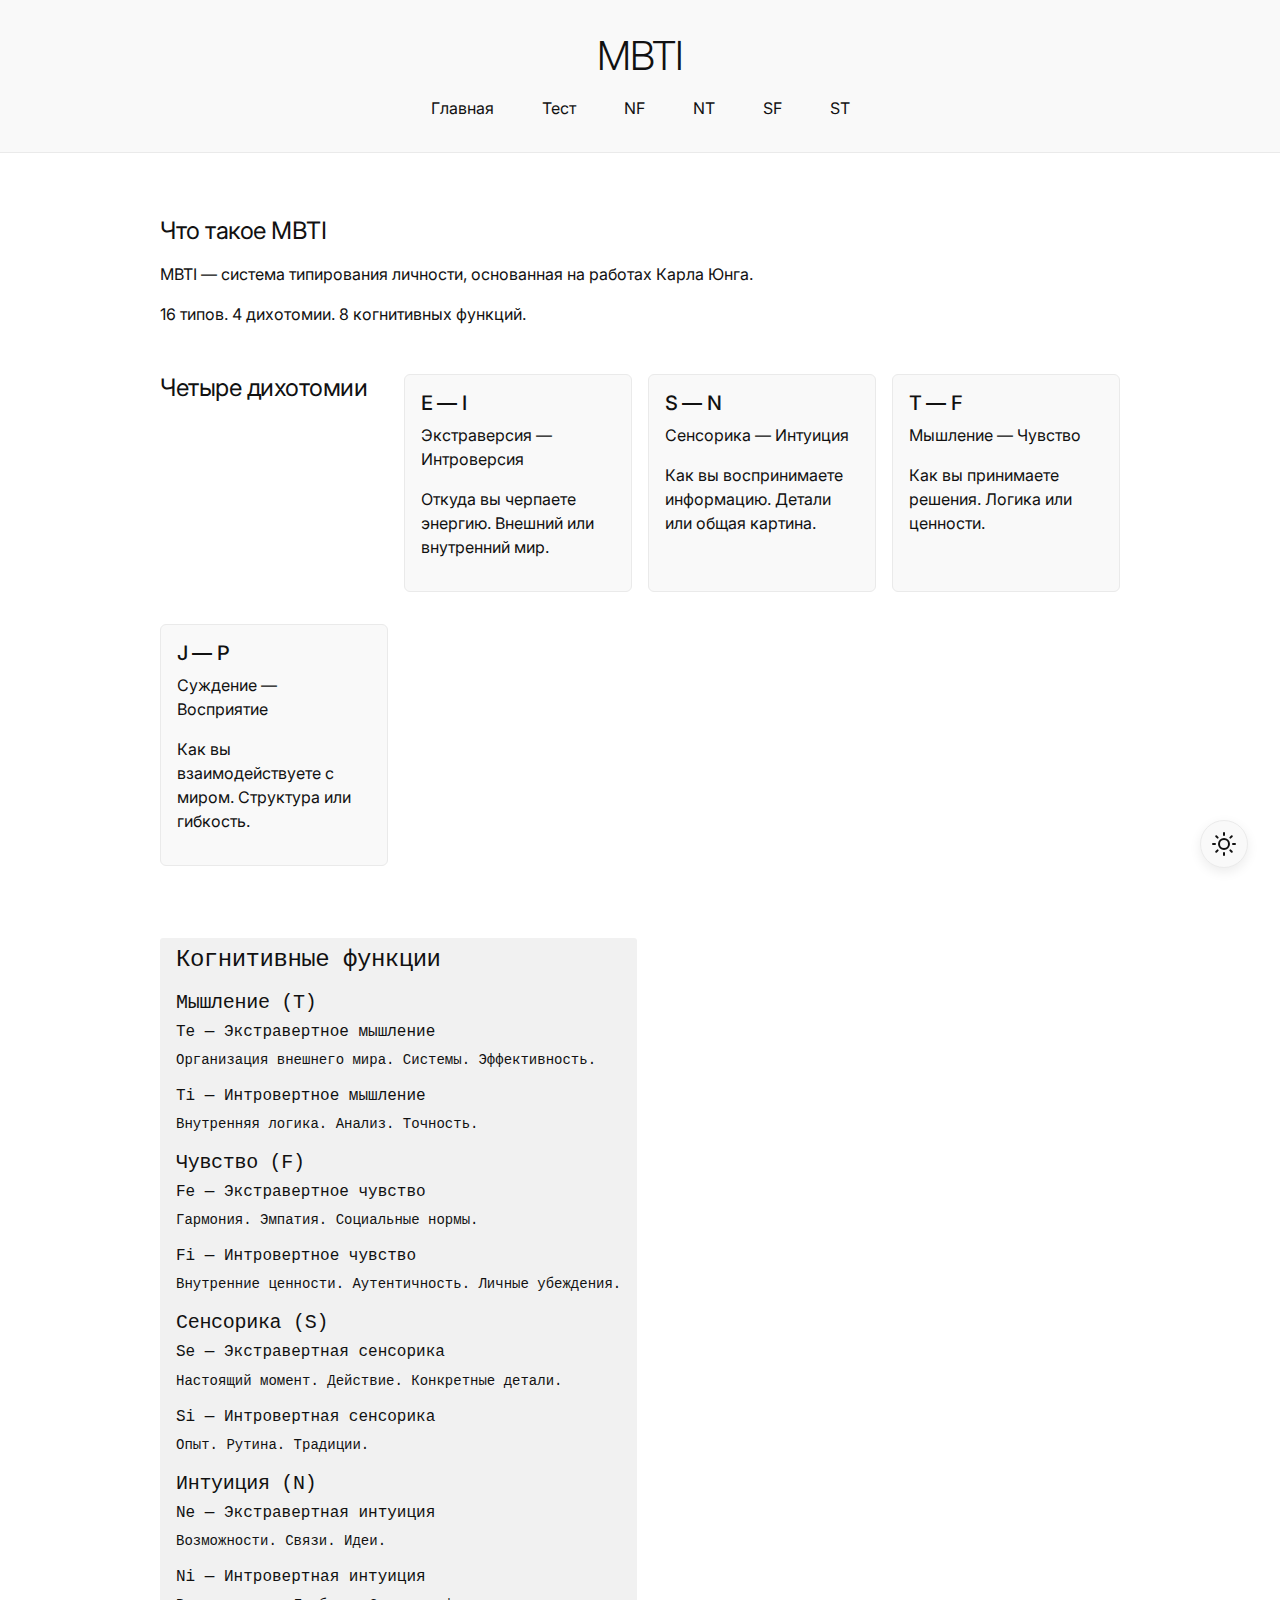
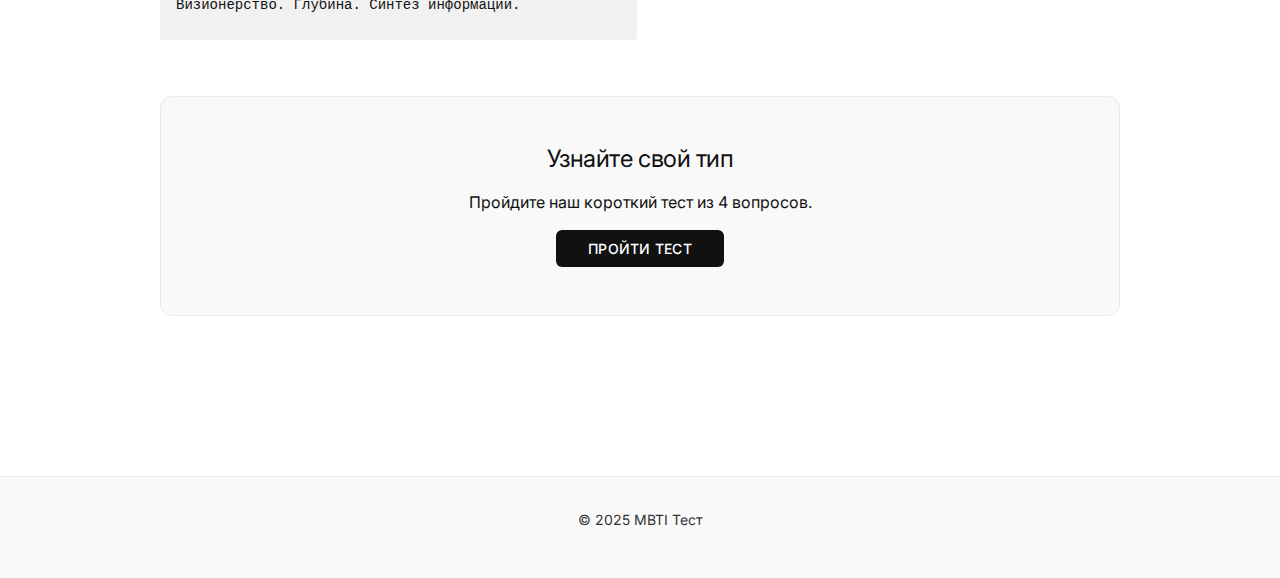
<file: index.html>
<!DOCTYPE html>
<html lang="ru">
<head>
    <meta charset="UTF-8">
    <meta name="viewport" content="width=device-width, initial-scale=1.0">
    <title>MBTI Тест</title>
    <link rel="stylesheet" href="styles.css">
    <script src="theme.js" defer></script>
</head>
<body>
    <header>
        <h1>MBTI</h1>
        <nav>
            <ul>
                <li><a href="index.html">Главная</a></li>
                <li><a href="test.html">Тест</a></li>
                <li><a href="xNFx.html">NF</a></li>
                <li><a href="xNTx.html">NT</a></li>
                <li><a href="xSFx.html">SF</a></li>
                <li><a href="xSTx.html">ST</a></li>
            </ul>
        </nav>
    </header>

    <main>
        <section class="intro">
            <h2>Что такое MBTI</h2>
            <p>MBTI — система типирования личности, основанная на работах Карла Юнга.</p>
            <p>16 типов. 4 дихотомии. 8 когнитивных функций.</p>
        </section>

        <section class="dichotomies">
            <h2>Четыре дихотомии</h2>
            
            <div class="dichotomy">
                <h3>E — I</h3>
                <p>Экстраверсия — Интроверсия</p>
                <p>Откуда вы черпаете энергию. Внешний или внутренний мир.</p>
            </div>

            <div class="dichotomy">
                <h3>S — N</h3>
                <p>Сенсорика — Интуиция</p>
                <p>Как вы воспринимаете информацию. Детали или общая картина.</p>
            </div>

            <div class="dichotomy">
                <h3>T — F</h3>
                <p>Мышление — Чувство</p>
                <p>Как вы принимаете решения. Логика или ценности.</p>
            </div>

            <div class="dichotomy">
                <h3>J — P</h3>
                <p>Суждение — Восприятие</p>
                <p>Как вы взаимодействуете с миром. Структура или гибкость.</p>
            </div>
        </section>

        <section class="functions">
            <h2>Когнитивные функции</h2>
            
            <div class="function-group">
                <h3>Мышление (T)</h3>
                <div class="function">
                    <h4>Te — Экстравертное мышление</h4>
                    <p>Организация внешнего мира. Системы. Эффективность.</p>
                </div>
                <div class="function">
                    <h4>Ti — Интровертное мышление</h4>
                    <p>Внутренняя логика. Анализ. Точность.</p>
                </div>
            </div>

            <div class="function-group">
                <h3>Чувство (F)</h3>
                <div class="function">
                    <h4>Fe — Экстравертное чувство</h4>
                    <p>Гармония. Эмпатия. Социальные нормы.</p>
                </div>
                <div class="function">
                    <h4>Fi — Интровертное чувство</h4>
                    <p>Внутренние ценности. Аутентичность. Личные убеждения.</p>
                </div>
            </div>

            <div class="function-group">
                <h3>Сенсорика (S)</h3>
                <div class="function">
                    <h4>Se — Экстравертная сенсорика</h4>
                    <p>Настоящий момент. Действие. Конкретные детали.</p>
                </div>
                <div class="function">
                    <h4>Si — Интровертная сенсорика</h4>
                    <p>Опыт. Рутина. Традиции.</p>
                </div>
            </div>

            <div class="function-group">
                <h3>Интуиция (N)</h3>
                <div class="function">
                    <h4>Ne — Экстравертная интуиция</h4>
                    <p>Возможности. Связи. Идеи.</p>
                </div>
                <div class="function">
                    <h4>Ni — Интровертная интуиция</h4>
                    <p>Визионерство. Глубина. Синтез информации.</p>
                </div>
            </div>
        </section>

        <section class="cta">
            <h2>Узнайте свой тип</h2>
            <p>Пройдите наш короткий тест из 4 вопросов.</p>
            <a href="test.html" class="btn">Пройти тест</a>
        </section>
    </main>

    <footer>
        <p>© 2025 MBTI Тест</p>
    </footer>
</body>
</html>
</file>
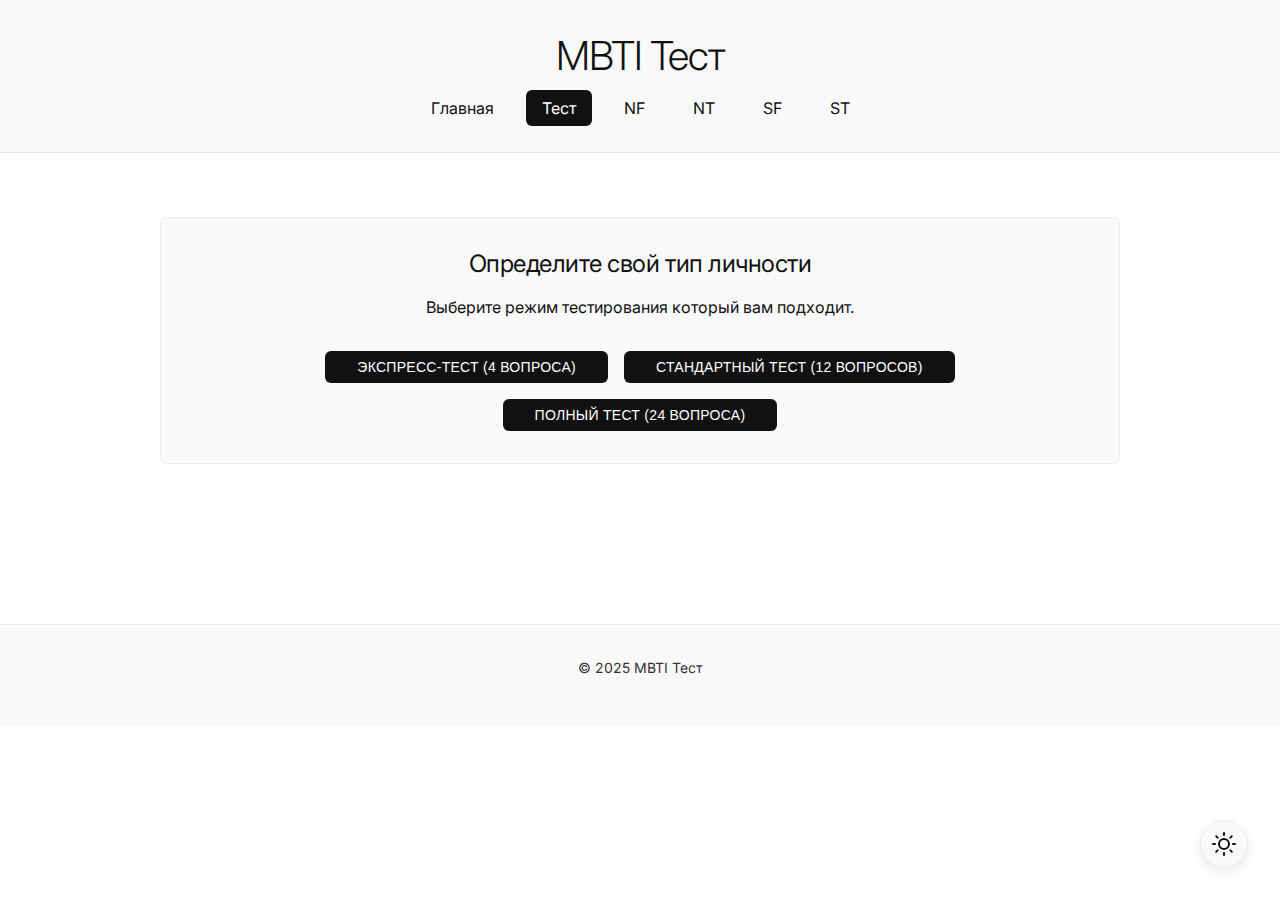
<file: test.html>
<!DOCTYPE html>
<html lang="ru">
<head>
    <meta charset="UTF-8">
    <meta name="viewport" content="width=device-width, initial-scale=1.0">
    <title>Тест | MBTI Тест</title>
    <link rel="stylesheet" href="styles.css">
    <script src="theme.js" defer></script>
</head>
<body>
    <header>
        <h1>MBTI Тест</h1>
        <nav>
            <ul>
                <li><a href="index.html">Главная</a></li>
                <li><a href="test.html" class="active">Тест</a></li>
                <li><a href="xNFx.html">NF</a></li>
                <li><a href="xNTx.html">NT</a></li>
                <li><a href="xSFx.html">SF</a></li>
                <li><a href="xSTx.html">ST</a></li>
            </ul>
        </nav>
    </header>

    <main>
        <section class="test-intro block">
            <h2>Определите свой тип личности</h2>
            <p>Выберите режим тестирования который вам подходит.</p>
            
            <div class="test-modes mt-md">
                <button class="btn" id="express-test">Экспресс-тест (4 вопроса)</button>
                <button class="btn" id="standard-test">Стандартный тест (12 вопросов)</button>
                <button class="btn" id="detailed-test">Полный тест (24 вопроса)</button>
            </div>
        </section>

        <section id="test-description" class="block hidden">
            <div id="express-description" class="test-description hidden">
                <h3>Экспресс-тест</h3>
                <p>Четыре вопроса. Два варианта для каждого.</p>
                <p>Этот тест дает общее представление о вашем типе. Его точность ограничена.</p>
            </div>
            <div id="standard-description" class="test-description hidden">
                <h3>Стандартный тест</h3>
                <p>Двенадцать вопросов. По три на каждую дихотомию.</p>
                <p>Этот тест сбалансирован по времени и точности.</p>
            </div>
            <div id="detailed-description" class="test-description hidden">
                <h3>Полный тест</h3>
                <p>Двадцать четыре вопроса. По шесть на каждую дихотомию.</p>
                <p>Этот тест дает наиболее точные результаты.</p>
            </div>
            <button id="start-test" class="btn mt-sm">Начать тестирование</button>
        </section>

        <section class="test-container block hidden" id="test-container">
            <div class="test-progress">
                <div class="progress-bar">
                    <div class="progress-fill" id="progress-fill"></div>
                </div>
                <div class="progress-text">
                    Вопрос <span id="current-question">1</span> из <span id="total-questions">4</span>
                </div>
            </div>

            <form id="mbti-test">
                <!-- Экстраверсия — Интроверсия (E/I) -->
                <div class="question hidden" data-dimension="ei" id="q-ei-1">
                    <h3>1. Ваша энергия</h3>
                    <div class="options">
                        <label>
                            <input type="radio" name="q-ei-1" value="E">
                            <span class="option-text">Я восстанавливаюсь в компании других людей. Предпочитаю действовать, а не размышлять.</span>
                        </label>
                        <label>
                            <input type="radio" name="q-ei-1" value="I">
                            <span class="option-text">Я восстанавливаюсь наедине с собой. Предпочитаю размышлять, прежде чем действовать.</span>
                        </label>
                    </div>
                </div>

                <div class="question hidden" data-dimension="ei" id="q-ei-2">
                    <h3>Социальное взаимодействие</h3>
                    <div class="options">
                        <label>
                            <input type="radio" name="q-ei-2" value="E">
                            <span class="option-text">Широкий круг знакомств. Легко завожу разговор с незнакомцами.</span>
                        </label>
                        <label>
                            <input type="radio" name="q-ei-2" value="I">
                            <span class="option-text">Узкий круг близких друзей. Предпочитаю глубокие беседы с теми, кого хорошо знаю.</span>
                        </label>
                    </div>
                </div>

                <div class="question hidden" data-dimension="ei" id="q-ei-3">
                    <h3>На мероприятиях</h3>
                    <div class="options">
                        <label>
                            <input type="radio" name="q-ei-3" value="E">
                            <span class="option-text">Взаимодействую с многими людьми. Легко переключаюсь между группами. Иду домой с новыми контактами.</span>
                        </label>
                        <label>
                            <input type="radio" name="q-ei-3" value="I">
                            <span class="option-text">Провожу время с несколькими людьми. Предпочитаю глубокие разговоры. После мероприятий нужно время на восстановление.</span>
                        </label>
                    </div>
                </div>

                <div class="question hidden" data-dimension="ei" id="q-ei-4">
                    <h3>Когда вы думаете</h3>
                    <div class="options">
                        <label>
                            <input type="radio" name="q-ei-4" value="E">
                            <span class="option-text">Предпочитаю обсуждать идеи вслух. Мысли формируются в процессе разговора.</span>
                        </label>
                        <label>
                            <input type="radio" name="q-ei-4" value="I">
                            <span class="option-text">Обдумываю идеи прежде чем поделиться. Нужно время и тишина для размышлений.</span>
                        </label>
                    </div>
                </div>

                <div class="question hidden" data-dimension="ei" id="q-ei-5">
                    <h3>В командных проектах</h3>
                    <div class="options">
                        <label>
                            <input type="radio" name="q-ei-5" value="E">
                            <span class="option-text">Предпочитаю командные обсуждения. Часто высказываю идеи при всех.</span>
                        </label>
                        <label>
                            <input type="radio" name="q-ei-5" value="I">
                            <span class="option-text">Предпочитаю обдумать вопрос самостоятельно. Делюсь выводами после внутренней проработки.</span>
                        </label>
                    </div>
                </div>

                <div class="question hidden" data-dimension="ei" id="q-ei-6">
                    <h3>Время отдыха</h3>
                    <div class="options">
                        <label>
                            <input type="radio" name="q-ei-6" value="E">
                            <span class="option-text">Встречи с друзьями, активный отдых, групповые мероприятия.</span>
                        </label>
                        <label>
                            <input type="radio" name="q-ei-6" value="I">
                            <span class="option-text">Спокойное времяпрепровождение дома, чтение, хобби в одиночестве.</span>
                        </label>
                    </div>
                </div>

                <!-- Сенсорика — Интуиция (S/N) -->
                <div class="question hidden" data-dimension="sn" id="q-sn-1">
                    <h3>Ваше восприятие</h3>
                    <div class="options">
                        <label>
                            <input type="radio" name="q-sn-1" value="S">
                            <span class="option-text">Я фокусируюсь на реальности и фактах. Доверяю конкретному опыту.</span>
                        </label>
                        <label>
                            <input type="radio" name="q-sn-1" value="N">
                            <span class="option-text">Я фокусируюсь на возможностях и шаблонах. Часто думаю о будущем.</span>
                        </label>
                    </div>
                </div>

                <div class="question hidden" data-dimension="sn" id="q-sn-2">
                    <h3>В обучении</h3>
                    <div class="options">
                        <label>
                            <input type="radio" name="q-sn-2" value="S">
                            <span class="option-text">Осваиваю материал шаг за шагом. Ценю практические примеры. Предпочитаю конкретную информацию.</span>
                        </label>
                        <label>
                            <input type="radio" name="q-sn-2" value="N">
                            <span class="option-text">Стремлюсь увидеть общую концепцию. Ищу связи между темами. Легко обобщаю информацию.</span>
                        </label>
                    </div>
                </div>

                <div class="question hidden" data-dimension="sn" id="q-sn-3">
                    <h3>Описывая событие</h3>
                    <div class="options">
                        <label>
                            <input type="radio" name="q-sn-3" value="S">
                            <span class="option-text">Сосредоточен на деталях и последовательности происходящего. Использую конкретные факты.</span>
                        </label>
                        <label>
                            <input type="radio" name="q-sn-3" value="N">
                            <span class="option-text">Фокусируюсь на впечатлениях и общей идее. Связываю происходящее с другими концепциями.</span>
                        </label>
                    </div>
                </div>

                <div class="question hidden" data-dimension="sn" id="q-sn-4">
                    <h3>Что вас интересует</h3>
                    <div class="options">
                        <label>
                            <input type="radio" name="q-sn-4" value="S">
                            <span class="option-text">Практическое применение знаний. Реальные результаты.</span>
                        </label>
                        <label>
                            <input type="radio" name="q-sn-4" value="N">
                            <span class="option-text">Теории и концепции. Поиск новых возможностей.</span>
                        </label>
                    </div>
                </div>

                <div class="question hidden" data-dimension="sn" id="q-sn-5">
                    <h3>На новом месте</h3>
                    <div class="options">
                        <label>
                            <input type="radio" name="q-sn-5" value="S">
                            <span class="option-text">Замечаю конкретные детали — цвета, запахи, местоположение предметов.</span>
                        </label>
                        <label>
                            <input type="radio" name="q-sn-5" value="N">
                            <span class="option-text">Улавливаю общую атмосферу и представляю, как место может измениться в будущем.</span>
                        </label>
                    </div>
                </div>

                <div class="question hidden" data-dimension="sn" id="q-sn-6">
                    <h3>Ваш подход к инструкциям</h3>
                    <div class="options">
                        <label>
                            <input type="radio" name="q-sn-6" value="S">
                            <span class="option-text">Следую инструкциям шаг за шагом. Ценю проверенные методы.</span>
                        </label>
                        <label>
                            <input type="radio" name="q-sn-6" value="N">
                            <span class="option-text">Ищу принцип работы. Иногда пропускаю шаги, если понял общую идею.</span>
                        </label>
                    </div>
                </div>

                <!-- Мышление — Чувство (T/F) -->
                <div class="question hidden" data-dimension="tf" id="q-tf-1">
                    <h3>Ваши решения</h3>
                    <div class="options">
                        <label>
                            <input type="radio" name="q-tf-1" value="T">
                            <span class="option-text">Я принимаю решения на основе логики. Анализирую ситуацию объективно.</span>
                        </label>
                        <label>
                            <input type="radio" name="q-tf-1" value="F">
                            <span class="option-text">Я принимаю решения, учитывая ценности и влияние на людей. Важна гармония.</span>
                        </label>
                    </div>
                </div>

                <div class="question hidden" data-dimension="tf" id="q-tf-2">
                    <h3>В конфликтной ситуации</h3>
                    <div class="options">
                        <label>
                            <input type="radio" name="q-tf-2" value="T">
                            <span class="option-text">Фокусируюсь на справедливости. Ищу объективное решение проблемы.</span>
                        </label>
                        <label>
                            <input type="radio" name="q-tf-2" value="F">
                            <span class="option-text">Стремлюсь сохранить гармонию. Учитываю чувства всех сторон.</span>
                        </label>
                    </div>
                </div>

                <div class="question hidden" data-dimension="tf" id="q-tf-3">
                    <h3>Критика</h3>
                    <div class="options">
                        <label>
                            <input type="radio" name="q-tf-3" value="T">
                            <span class="option-text">Ценю прямую и честную обратную связь. Стремлюсь к объективности.</span>
                        </label>
                        <label>
                            <input type="radio" name="q-tf-3" value="F">
                            <span class="option-text">Предпочитаю деликатную критику. Важно как сказано, а не только что сказано.</span>
                        </label>
                    </div>
                </div>

                <div class="question hidden" data-dimension="tf" id="q-tf-4">
                    <h3>Помогая другим решить проблему</h3>
                    <div class="options">
                        <label>
                            <input type="radio" name="q-tf-4" value="T">
                            <span class="option-text">Анализирую ситуацию и предлагаю логические решения. Фокусируюсь на эффективности.</span>
                        </label>
                        <label>
                            <input type="radio" name="q-tf-4" value="F">
                            <span class="option-text">Сопереживаю и предлагаю поддержку. Учитываю эмоциональные аспекты ситуации.</span>
                        </label>
                    </div>
                </div>

                <div class="question hidden" data-dimension="tf" id="q-tf-5">
                    <h3>При принятии важных решений</h3>
                    <div class="options">
                        <label>
                            <input type="radio" name="q-tf-5" value="T">
                            <span class="option-text">Взвешиваю все за и против. Анализирую последствия логически.</span>
                        </label>
                        <label>
                            <input type="radio" name="q-tf-5" value="F">
                            <span class="option-text">Учитываю влияние решения на людей. Прислушиваюсь к своим ценностям.</span>
                        </label>
                    </div>
                </div>

                <div class="question hidden" data-dimension="tf" id="q-tf-6">
                    <h3>Что для вас важнее</h3>
                    <div class="options">
                        <label>
                            <input type="radio" name="q-tf-6" value="T">
                            <span class="option-text">Честность и объективность даже если это вызывает дискомфорт.</span>
                        </label>
                        <label>
                            <input type="radio" name="q-tf-6" value="F">
                            <span class="option-text">Сохранение гармоничных отношений и учет индивидуальных обстоятельств.</span>
                        </label>
                    </div>
                </div>

                <!-- Суждение — Восприятие (J/P) -->
                <div class="question hidden" data-dimension="jp" id="q-jp-1">
                    <h3>Ваш подход к жизни</h3>
                    <div class="options">
                        <label>
                            <input type="radio" name="q-jp-1" value="J">
                            <span class="option-text">Я планирую заранее. Предпочитаю структуру, порядок и завершенность.</span>
                        </label>
                        <label>
                            <input type="radio" name="q-jp-1" value="P">
                            <span class="option-text">Я адаптируюсь к ситуации. Предпочитаю гибкость, спонтанность и открытые варианты.</span>
                        </label>
                    </div>
                </div>

                <div class="question hidden" data-dimension="jp" id="q-jp-2">
                    <h3>Ваше рабочее пространство</h3>
                    <div class="options">
                        <label>
                            <input type="radio" name="q-jp-2" value="J">
                            <span class="option-text">Организованное и упорядоченное. Все имеет своё место.</span>
                        </label>
                        <label>
                            <input type="radio" name="q-jp-2" value="P">
                            <span class="option-text">Творческий беспорядок. Могу быстро найти нужные вещи в своей системе.</span>
                        </label>
                    </div>
                </div>

                <div class="question hidden" data-dimension="jp" id="q-jp-3">
                    <h3>В планировании</h3>
                    <div class="options">
                        <label>
                            <input type="radio" name="q-jp-3" value="J">
                            <span class="option-text">Создаю подробные планы и следую им. Заранее решаю, что и когда делать.</span>
                        </label>
                        <label>
                            <input type="radio" name="q-jp-3" value="P">
                            <span class="option-text">Предпочитаю гибкий подход. Адаптируюсь к обстоятельствам.</span>
                        </label>
                    </div>
                </div>

                <div class="question hidden" data-dimension="jp" id="q-jp-4">
                    <h3>К дедлайнам</h3>
                    <div class="options">
                        <label>
                            <input type="radio" name="q-jp-4" value="J">
                            <span class="option-text">Завершаю задачи заранее. Дискомфорт от работы в последний момент.</span>
                        </label>
                        <label>
                            <input type="radio" name="q-jp-4" value="P">
                            <span class="option-text">Часто работаю в последний момент. Давление дедлайна стимулирует творчество.</span>
                        </label>
                    </div>
                </div>

                <div class="question hidden" data-dimension="jp" id="q-jp-5">
                    <h3>Путешествия</h3>
                    <div class="options">
                        <label>
                            <input type="radio" name="q-jp-5" value="J">
                            <span class="option-text">Планирую маршрут и резервирую места заранее. Следую расписанию.</span>
                        </label>
                        <label>
                            <input type="radio" name="q-jp-5" value="P">
                            <span class="option-text">Предпочитаю спонтанные открытия. Меняю планы в зависимости от настроения.</span>
                        </label>
                    </div>
                </div>

                <div class="question hidden" data-dimension="jp" id="q-jp-6">
                    <h3>Принятие решений</h3>
                    <div class="options">
                        <label>
                            <input type="radio" name="q-jp-6" value="J">
                            <span class="option-text">Стремлюсь принять окончательное решение как можно скорее. Закрытые вопросы приносят удовлетворение.</span>
                        </label>
                        <label>
                            <input type="radio" name="q-jp-6" value="P">
                            <span class="option-text">Пересматриваю решения по мере поступления новой информации. Держу варианты открытыми.</span>
                        </label>
                    </div>
                </div>

                <div class="test-navigation">
                    <button type="button" id="prev-question" class="btn-secondary">Назад</button>
                    <button type="button" id="next-question" class="btn">Далее</button>
                </div>
            </form>
        </section>

        <section id="result" class="block hidden">
            <h2>Ваш тип: <span id="mbti-result"></span></h2>
            <div id="result-description"></div>
            
            <div class="result-functions">
                <h3>Когнитивные функции</h3>
                <div id="cognitive-stack"></div>
            </div>
            
            <div class="result-traits">
                <div class="strengths">
                    <h3>Сильные стороны</h3>
                    <ul id="strengths-list"></ul>
                </div>
                
                <div class="weaknesses">
                    <h3>Области для развития</h3>
                    <ul id="weaknesses-list"></ul>
                </div>
            </div>

            <div class="result-scores mt-md">
                <h3>Ваши показатели</h3>
                <div class="dimension-scores">
                    <div class="dimension-score">
                        <div class="dimension-label">Экстраверсия (E) — Интроверсия (I)</div>
                        <div class="score-bar">
                            <div class="score-fill" id="ei-score-fill"></div>
                        </div>
                        <div class="score-labels">
                            <span>E</span>
                            <span>I</span>
                        </div>
                    </div>
                    <div class="dimension-score">
                        <div class="dimension-label">Сенсорика (S) — Интуиция (N)</div>
                        <div class="score-bar">
                            <div class="score-fill" id="sn-score-fill"></div>
                        </div>
                        <div class="score-labels">
                            <span>S</span>
                            <span>N</span>
                        </div>
                    </div>
                    <div class="dimension-score">
                        <div class="dimension-label">Мышление (T) — Чувство (F)</div>
                        <div class="score-bar">
                            <div class="score-fill" id="tf-score-fill"></div>
                        </div>
                        <div class="score-labels">
                            <span>T</span>
                            <span>F</span>
                        </div>
                    </div>
                    <div class="dimension-score">
                        <div class="dimension-label">Суждение (J) — Восприятие (P)</div>
                        <div class="score-bar">
                            <div class="score-fill" id="jp-score-fill"></div>
                        </div>
                        <div class="score-labels">
                            <span>J</span>
                            <span>P</span>
                        </div>
                    </div>
                </div>
            </div>
            
            <div class="result-actions mt-md">
                <a id="type-link" href="#" class="btn">Узнать больше о типе</a>
                <button id="reset-test" class="btn-secondary">Пройти тест заново</button>
            </div>
        </section>
    </main>

    <footer>
        <p>© 2025 MBTI Тест</p>
    </footer>

    <script src="test.js"></script>
</body>
</html>
</file>
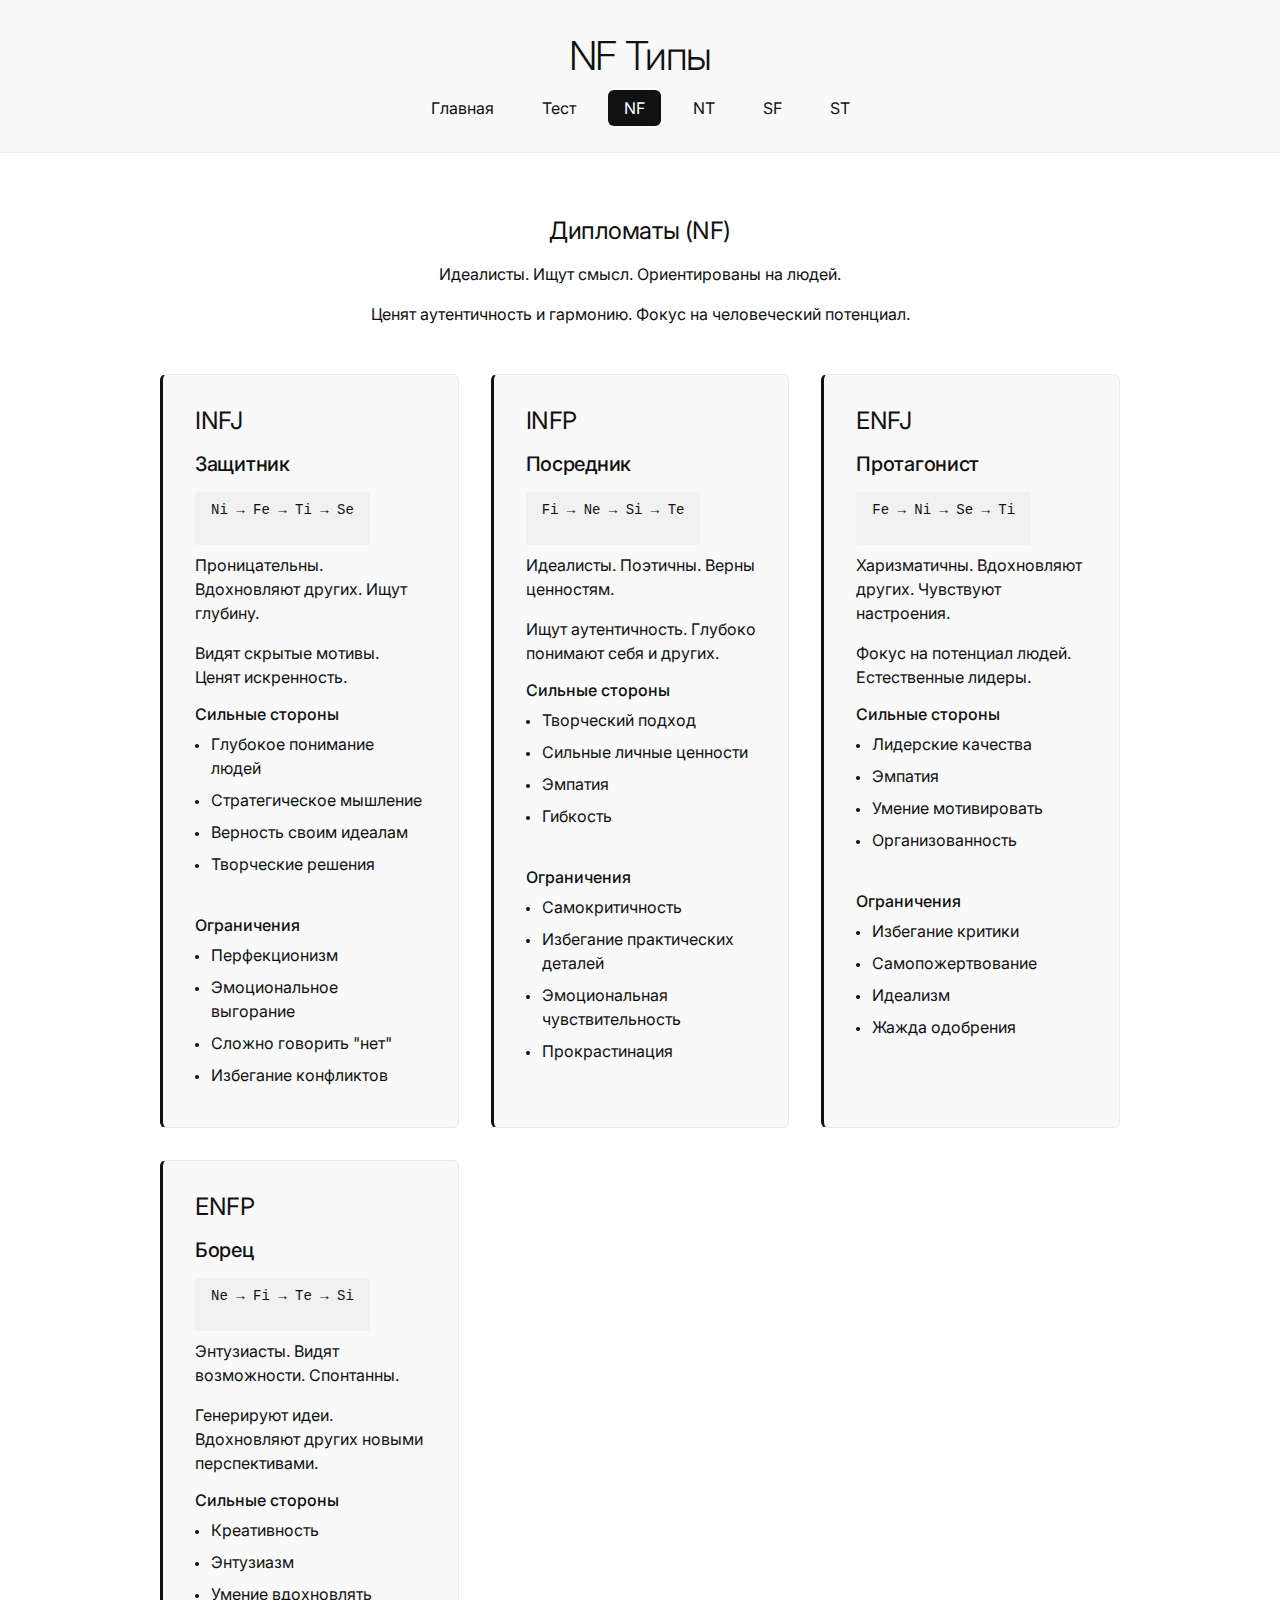
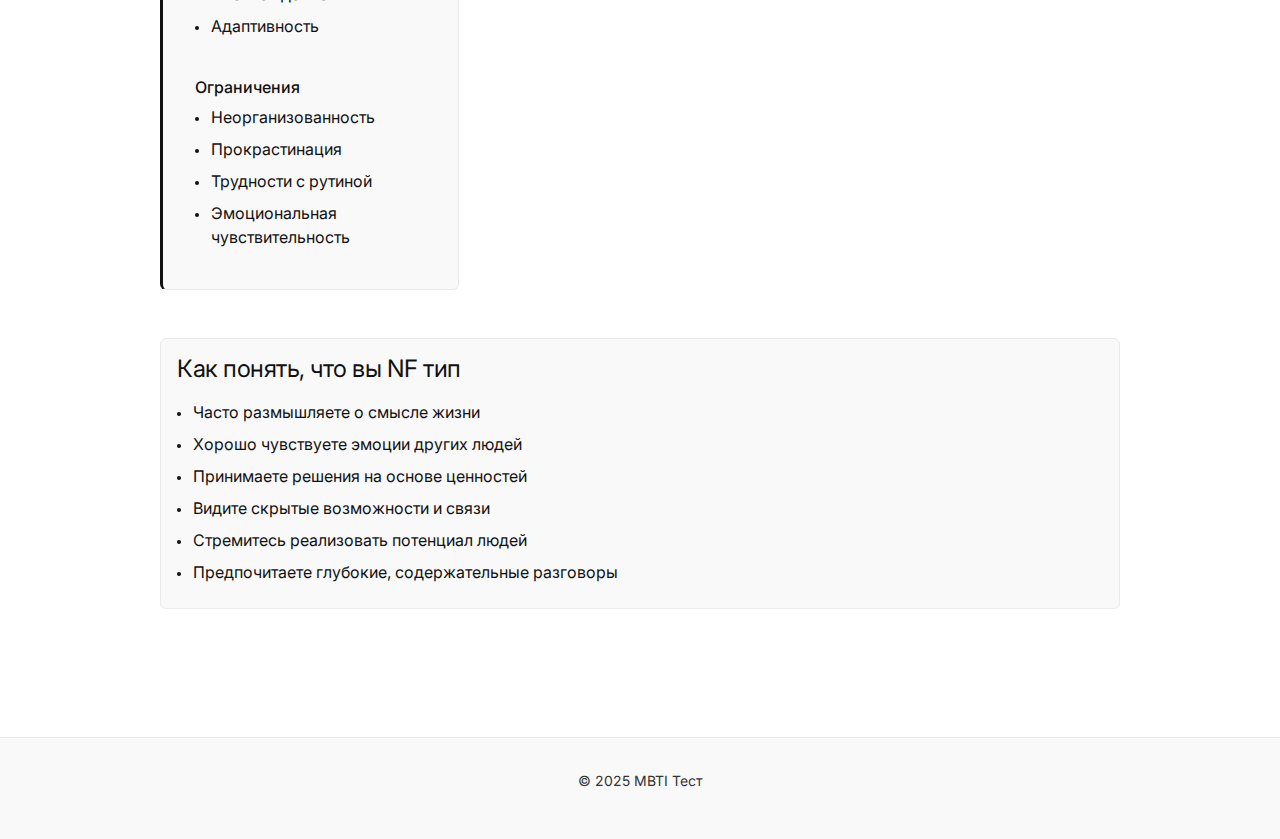
<file: xNFx.html>
<!DOCTYPE html>
<html lang="ru">
<head>
    <meta charset="UTF-8">
    <meta name="viewport" content="width=device-width, initial-scale=1.0">
    <title>NF Типы | MBTI Тест</title>
    <link rel="stylesheet" href="styles.css">
</head>
<body>
    <header>
        <h1>NF Типы</h1>
        <nav>
            <ul>
                <li><a href="index.html">Главная</a></li>
                <li><a href="test.html">Тест</a></li>
                <li><a href="xNFx.html" class="active">NF</a></li>
                <li><a href="xNTx.html">NT</a></li>
                <li><a href="xSFx.html">SF</a></li>
                <li><a href="xSTx.html">ST</a></li>
            </ul>
        </nav>
    </header>

    <main>
        <section class="group-intro">
            <h2>Дипломаты (NF)</h2>
            <p>Идеалисты. Ищут смысл. Ориентированы на людей.</p>
            <p>Ценят аутентичность и гармонию. Фокус на человеческий потенциал.</p>
        </section>

        <section class="types">
            <div class="type-card">
                <h2>INFJ</h2>
                <h3>Защитник</h3>
                
                <div class="functions">
                    <p>Ni → Fe → Ti → Se</p>
                </div>
                
                <div class="description">
                    <p>Проницательны. Вдохновляют других. Ищут глубину.</p>
                    <p>Видят скрытые мотивы. Ценят искренность.</p>
                </div>
                
                <div class="traits">
                    <div class="strengths">
                        <h4>Сильные стороны</h4>
                        <ul>
                            <li>Глубокое понимание людей</li>
                            <li>Стратегическое мышление</li>
                            <li>Верность своим идеалам</li>
                            <li>Творческие решения</li>
                        </ul>
                    </div>
                    
                    <div class="weaknesses">
                        <h4>Ограничения</h4>
                        <ul>
                            <li>Перфекционизм</li>
                            <li>Эмоциональное выгорание</li>
                            <li>Сложно говорить "нет"</li>
                            <li>Избегание конфликтов</li>
                        </ul>
                    </div>
                </div>
            </div>

            <div class="type-card">
                <h2>INFP</h2>
                <h3>Посредник</h3>
                
                <div class="functions">
                    <p>Fi → Ne → Si → Te</p>
                </div>
                
                <div class="description">
                    <p>Идеалисты. Поэтичны. Верны ценностям.</p>
                    <p>Ищут аутентичность. Глубоко понимают себя и других.</p>
                </div>
                
                <div class="traits">
                    <div class="strengths">
                        <h4>Сильные стороны</h4>
                        <ul>
                            <li>Творческий подход</li>
                            <li>Сильные личные ценности</li>
                            <li>Эмпатия</li>
                            <li>Гибкость</li>
                        </ul>
                    </div>
                    
                    <div class="weaknesses">
                        <h4>Ограничения</h4>
                        <ul>
                            <li>Самокритичность</li>
                            <li>Избегание практических деталей</li>
                            <li>Эмоциональная чувствительность</li>
                            <li>Прокрастинация</li>
                        </ul>
                    </div>
                </div>
            </div>

            <div class="type-card">
                <h2>ENFJ</h2>
                <h3>Протагонист</h3>
                
                <div class="functions">
                    <p>Fe → Ni → Se → Ti</p>
                </div>
                
                <div class="description">
                    <p>Харизматичны. Вдохновляют других. Чувствуют настроения.</p>
                    <p>Фокус на потенциал людей. Естественные лидеры.</p>
                </div>
                
                <div class="traits">
                    <div class="strengths">
                        <h4>Сильные стороны</h4>
                        <ul>
                            <li>Лидерские качества</li>
                            <li>Эмпатия</li>
                            <li>Умение мотивировать</li>
                            <li>Организованность</li>
                        </ul>
                    </div>
                    
                    <div class="weaknesses">
                        <h4>Ограничения</h4>
                        <ul>
                            <li>Избегание критики</li>
                            <li>Самопожертвование</li>
                            <li>Идеализм</li>
                            <li>Жажда одобрения</li>
                        </ul>
                    </div>
                </div>
            </div>

            <div class="type-card">
                <h2>ENFP</h2>
                <h3>Борец</h3>
                
                <div class="functions">
                    <p>Ne → Fi → Te → Si</p>
                </div>
                
                <div class="description">
                    <p>Энтузиасты. Видят возможности. Спонтанны.</p>
                    <p>Генерируют идеи. Вдохновляют других новыми перспективами.</p>
                </div>
                
                <div class="traits">
                    <div class="strengths">
                        <h4>Сильные стороны</h4>
                        <ul>
                            <li>Креативность</li>
                            <li>Энтузиазм</li>
                            <li>Умение вдохновлять</li>
                            <li>Адаптивность</li>
                        </ul>
                    </div>
                    
                    <div class="weaknesses">
                        <h4>Ограничения</h4>
                        <ul>
                            <li>Неорганизованность</li>
                            <li>Прокрастинация</li>
                            <li>Трудности с рутиной</li>
                            <li>Эмоциональная чувствительность</li>
                        </ul>
                    </div>
                </div>
            </div>
        </section>

        <section class="verification">
            <h2>Как понять, что вы NF тип</h2>
            <ul>
                <li>Часто размышляете о смысле жизни</li>
                <li>Хорошо чувствуете эмоции других людей</li>
                <li>Принимаете решения на основе ценностей</li>
                <li>Видите скрытые возможности и связи</li>
                <li>Стремитесь реализовать потенциал людей</li>
                <li>Предпочитаете глубокие, содержательные разговоры</li>
            </ul>
        </section>
    </main>

    <footer>
        <p>© 2025 MBTI Тест</p>
    </footer>
</body>
</html>
</file>
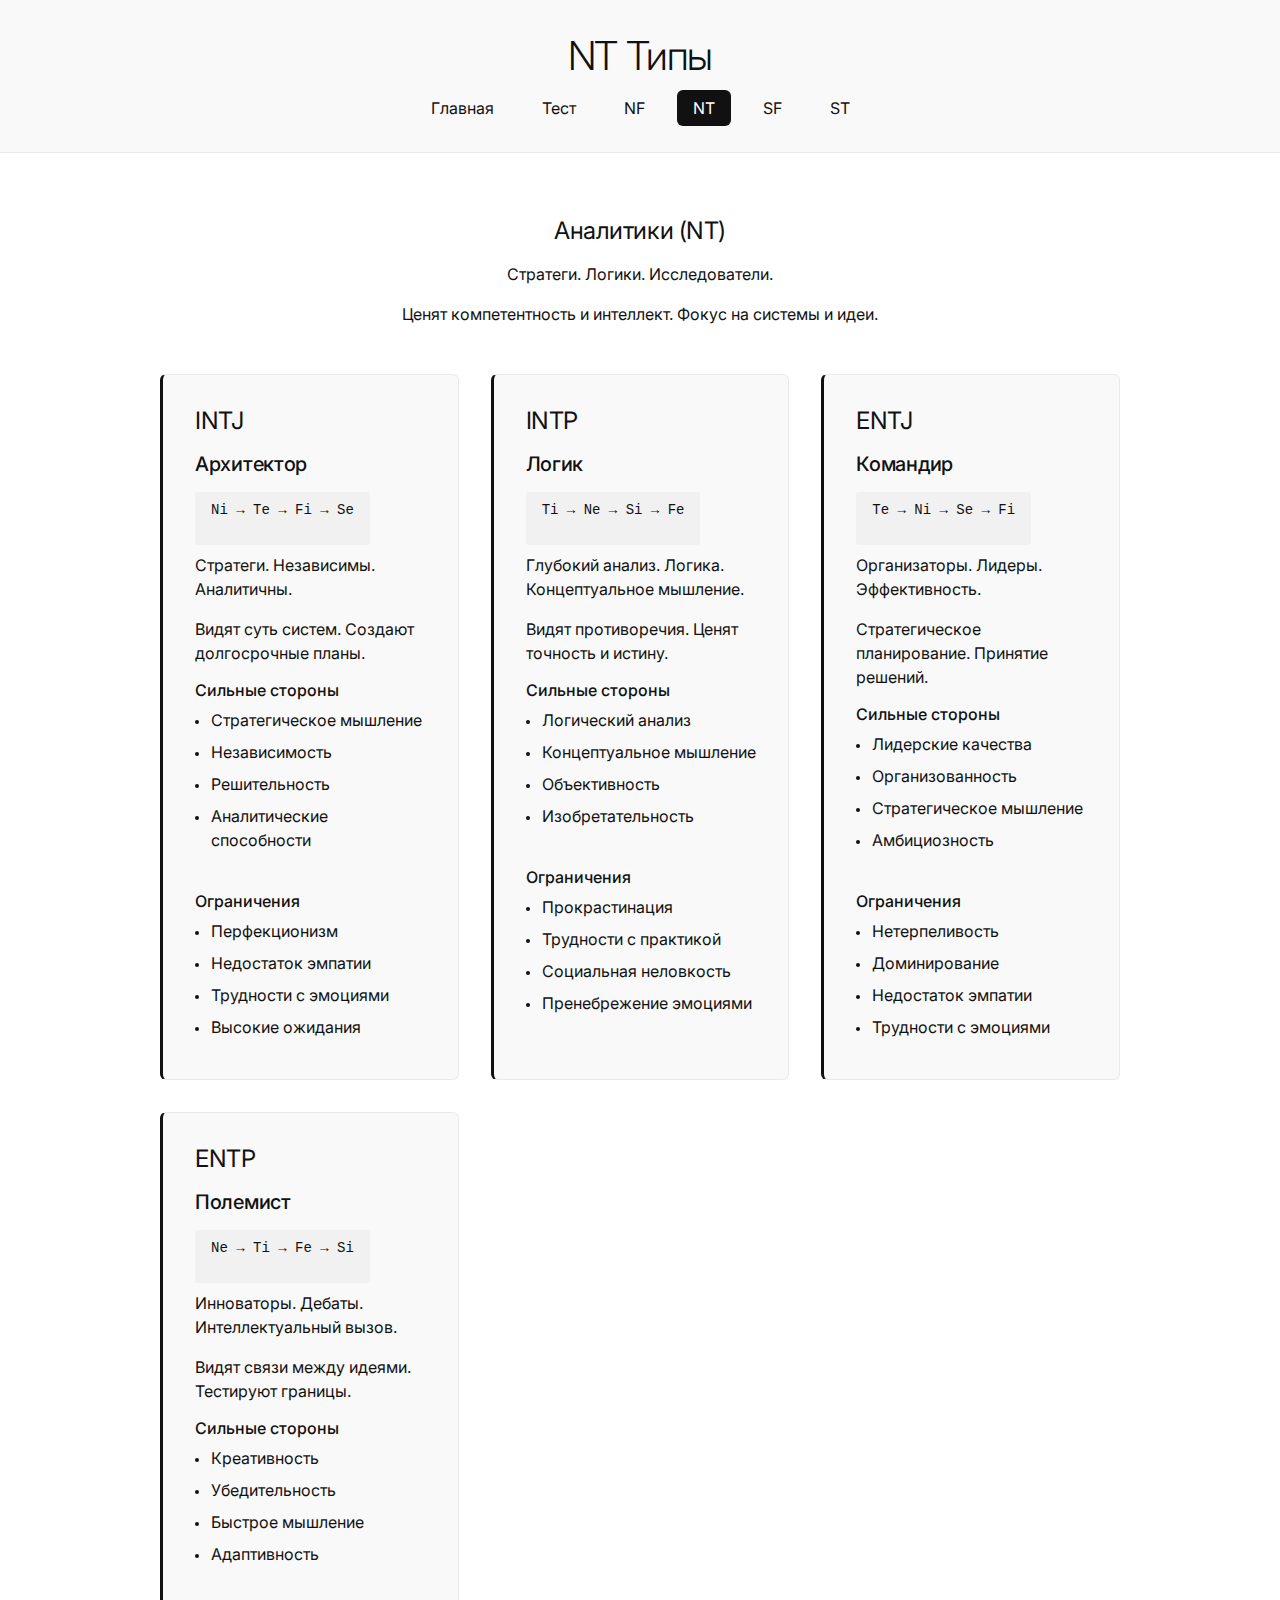
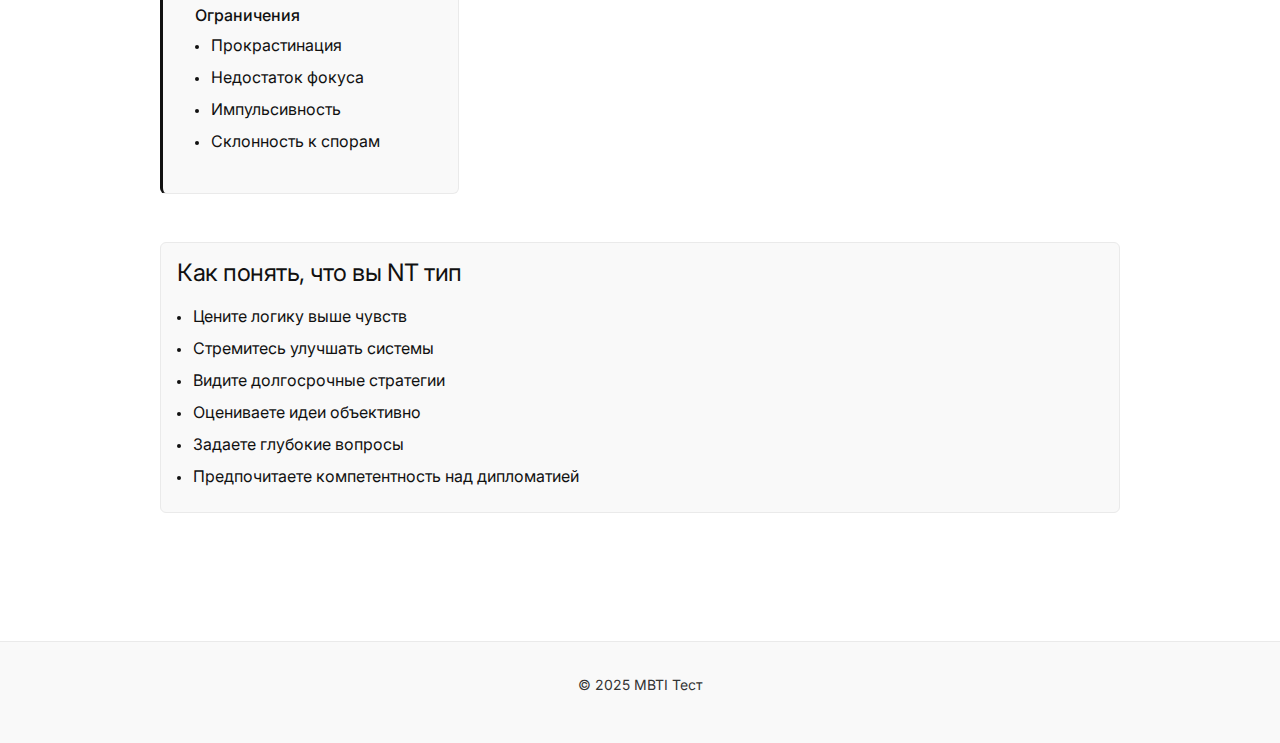
<file: xNTx.html>
<!DOCTYPE html>
<html lang="ru">
<head>
    <meta charset="UTF-8">
    <meta name="viewport" content="width=device-width, initial-scale=1.0">
    <title>NT Типы | MBTI Тест</title>
    <link rel="stylesheet" href="styles.css">
</head>
<body>
    <header>
        <h1>NT Типы</h1>
        <nav>
            <ul>
                <li><a href="index.html">Главная</a></li>
                <li><a href="test.html">Тест</a></li>
                <li><a href="xNFx.html">NF</a></li>
                <li><a href="xNTx.html" class="active">NT</a></li>
                <li><a href="xSFx.html">SF</a></li>
                <li><a href="xSTx.html">ST</a></li>
            </ul>
        </nav>
    </header>

    <main>
        <section class="group-intro">
            <h2>Аналитики (NT)</h2>
            <p>Стратеги. Логики. Исследователи.</p>
            <p>Ценят компетентность и интеллект. Фокус на системы и идеи.</p>
        </section>

        <section class="types">
            <div class="type-card">
                <h2>INTJ</h2>
                <h3>Архитектор</h3>
                
                <div class="functions">
                    <p>Ni → Te → Fi → Se</p>
                </div>
                
                <div class="description">
                    <p>Стратеги. Независимы. Аналитичны.</p>
                    <p>Видят суть систем. Создают долгосрочные планы.</p>
                </div>
                
                <div class="traits">
                    <div class="strengths">
                        <h4>Сильные стороны</h4>
                        <ul>
                            <li>Стратегическое мышление</li>
                            <li>Независимость</li>
                            <li>Решительность</li>
                            <li>Аналитические способности</li>
                        </ul>
                    </div>
                    
                    <div class="weaknesses">
                        <h4>Ограничения</h4>
                        <ul>
                            <li>Перфекционизм</li>
                            <li>Недостаток эмпатии</li>
                            <li>Трудности с эмоциями</li>
                            <li>Высокие ожидания</li>
                        </ul>
                    </div>
                </div>
            </div>

            <div class="type-card">
                <h2>INTP</h2>
                <h3>Логик</h3>
                
                <div class="functions">
                    <p>Ti → Ne → Si → Fe</p>
                </div>
                
                <div class="description">
                    <p>Глубокий анализ. Логика. Концептуальное мышление.</p>
                    <p>Видят противоречия. Ценят точность и истину.</p>
                </div>
                
                <div class="traits">
                    <div class="strengths">
                        <h4>Сильные стороны</h4>
                        <ul>
                            <li>Логический анализ</li>
                            <li>Концептуальное мышление</li>
                            <li>Объективность</li>
                            <li>Изобретательность</li>
                        </ul>
                    </div>
                    
                    <div class="weaknesses">
                        <h4>Ограничения</h4>
                        <ul>
                            <li>Прокрастинация</li>
                            <li>Трудности с практикой</li>
                            <li>Социальная неловкость</li>
                            <li>Пренебрежение эмоциями</li>
                        </ul>
                    </div>
                </div>
            </div>

            <div class="type-card">
                <h2>ENTJ</h2>
                <h3>Командир</h3>
                
                <div class="functions">
                    <p>Te → Ni → Se → Fi</p>
                </div>
                
                <div class="description">
                    <p>Организаторы. Лидеры. Эффективность.</p>
                    <p>Стратегическое планирование. Принятие решений.</p>
                </div>
                
                <div class="traits">
                    <div class="strengths">
                        <h4>Сильные стороны</h4>
                        <ul>
                            <li>Лидерские качества</li>
                            <li>Организованность</li>
                            <li>Стратегическое мышление</li>
                            <li>Амбициозность</li>
                        </ul>
                    </div>
                    
                    <div class="weaknesses">
                        <h4>Ограничения</h4>
                        <ul>
                            <li>Нетерпеливость</li>
                            <li>Доминирование</li>
                            <li>Недостаток эмпатии</li>
                            <li>Трудности с эмоциями</li>
                        </ul>
                    </div>
                </div>
            </div>

            <div class="type-card">
                <h2>ENTP</h2>
                <h3>Полемист</h3>
                
                <div class="functions">
                    <p>Ne → Ti → Fe → Si</p>
                </div>
                
                <div class="description">
                    <p>Инноваторы. Дебаты. Интеллектуальный вызов.</p>
                    <p>Видят связи между идеями. Тестируют границы.</p>
                </div>
                
                <div class="traits">
                    <div class="strengths">
                        <h4>Сильные стороны</h4>
                        <ul>
                            <li>Креативность</li>
                            <li>Убедительность</li>
                            <li>Быстрое мышление</li>
                            <li>Адаптивность</li>
                        </ul>
                    </div>
                    
                    <div class="weaknesses">
                        <h4>Ограничения</h4>
                        <ul>
                            <li>Прокрастинация</li>
                            <li>Недостаток фокуса</li>
                            <li>Импульсивность</li>
                            <li>Склонность к спорам</li>
                        </ul>
                    </div>
                </div>
            </div>
        </section>

        <section class="verification">
            <h2>Как понять, что вы NT тип</h2>
            <ul>
                <li>Цените логику выше чувств</li>
                <li>Стремитесь улучшать системы</li>
                <li>Видите долгосрочные стратегии</li>
                <li>Оцениваете идеи объективно</li>
                <li>Задаете глубокие вопросы</li>
                <li>Предпочитаете компетентность над дипломатией</li>
            </ul>
        </section>
    </main>

    <footer>
        <p>© 2025 MBTI Тест</p>
    </footer>
</body>
</html>
</file>
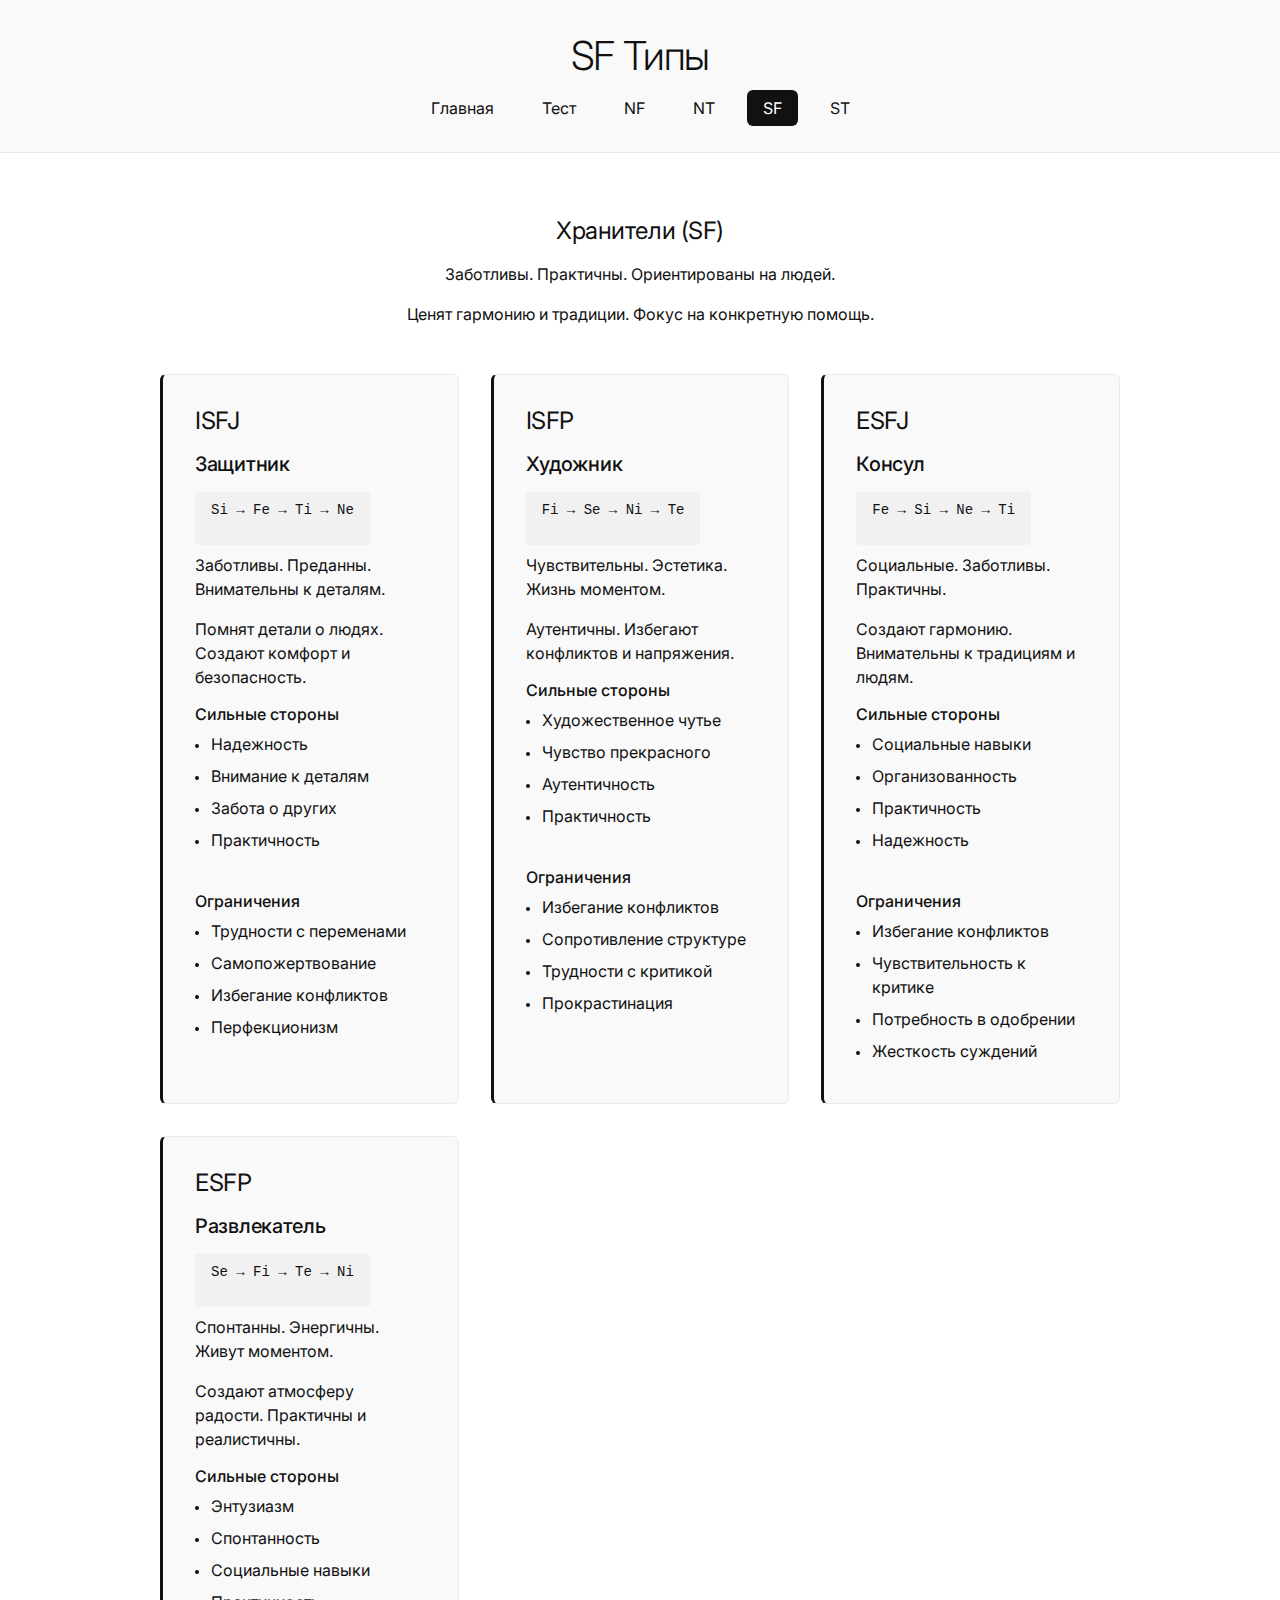
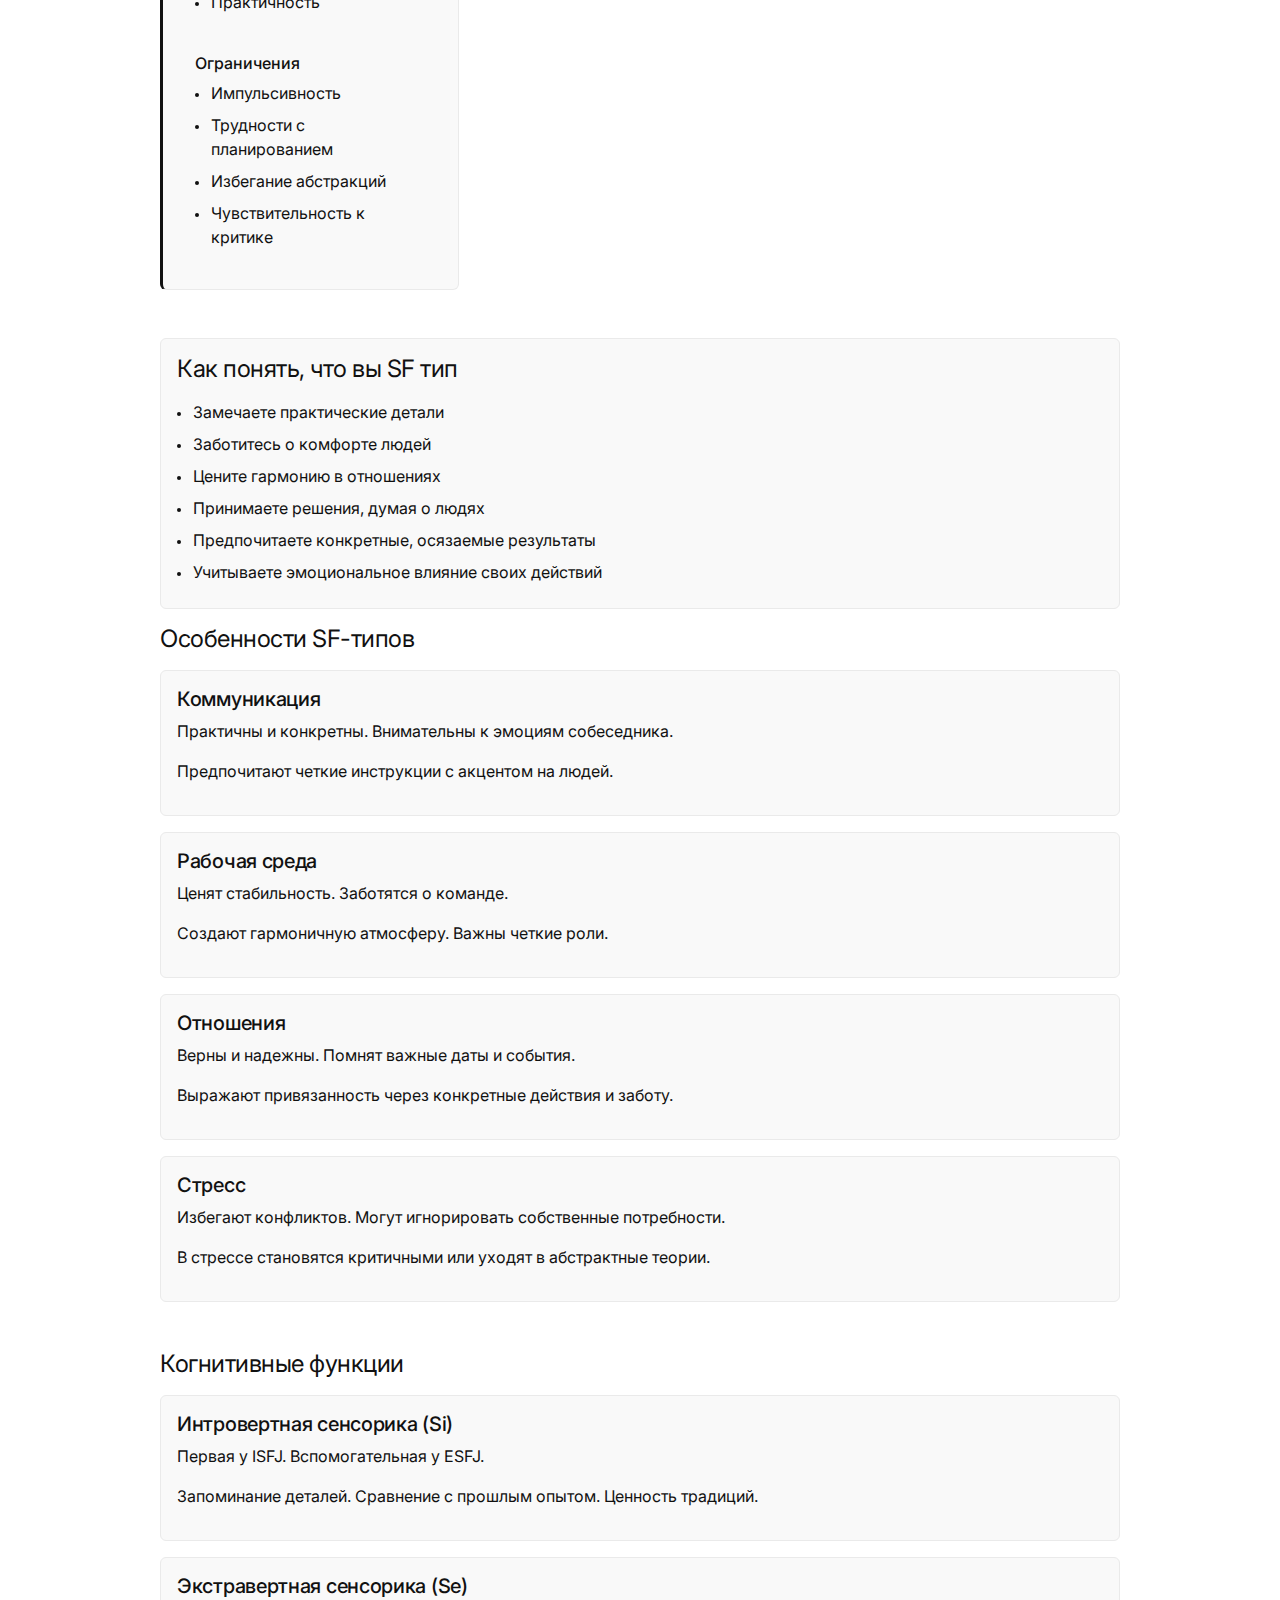
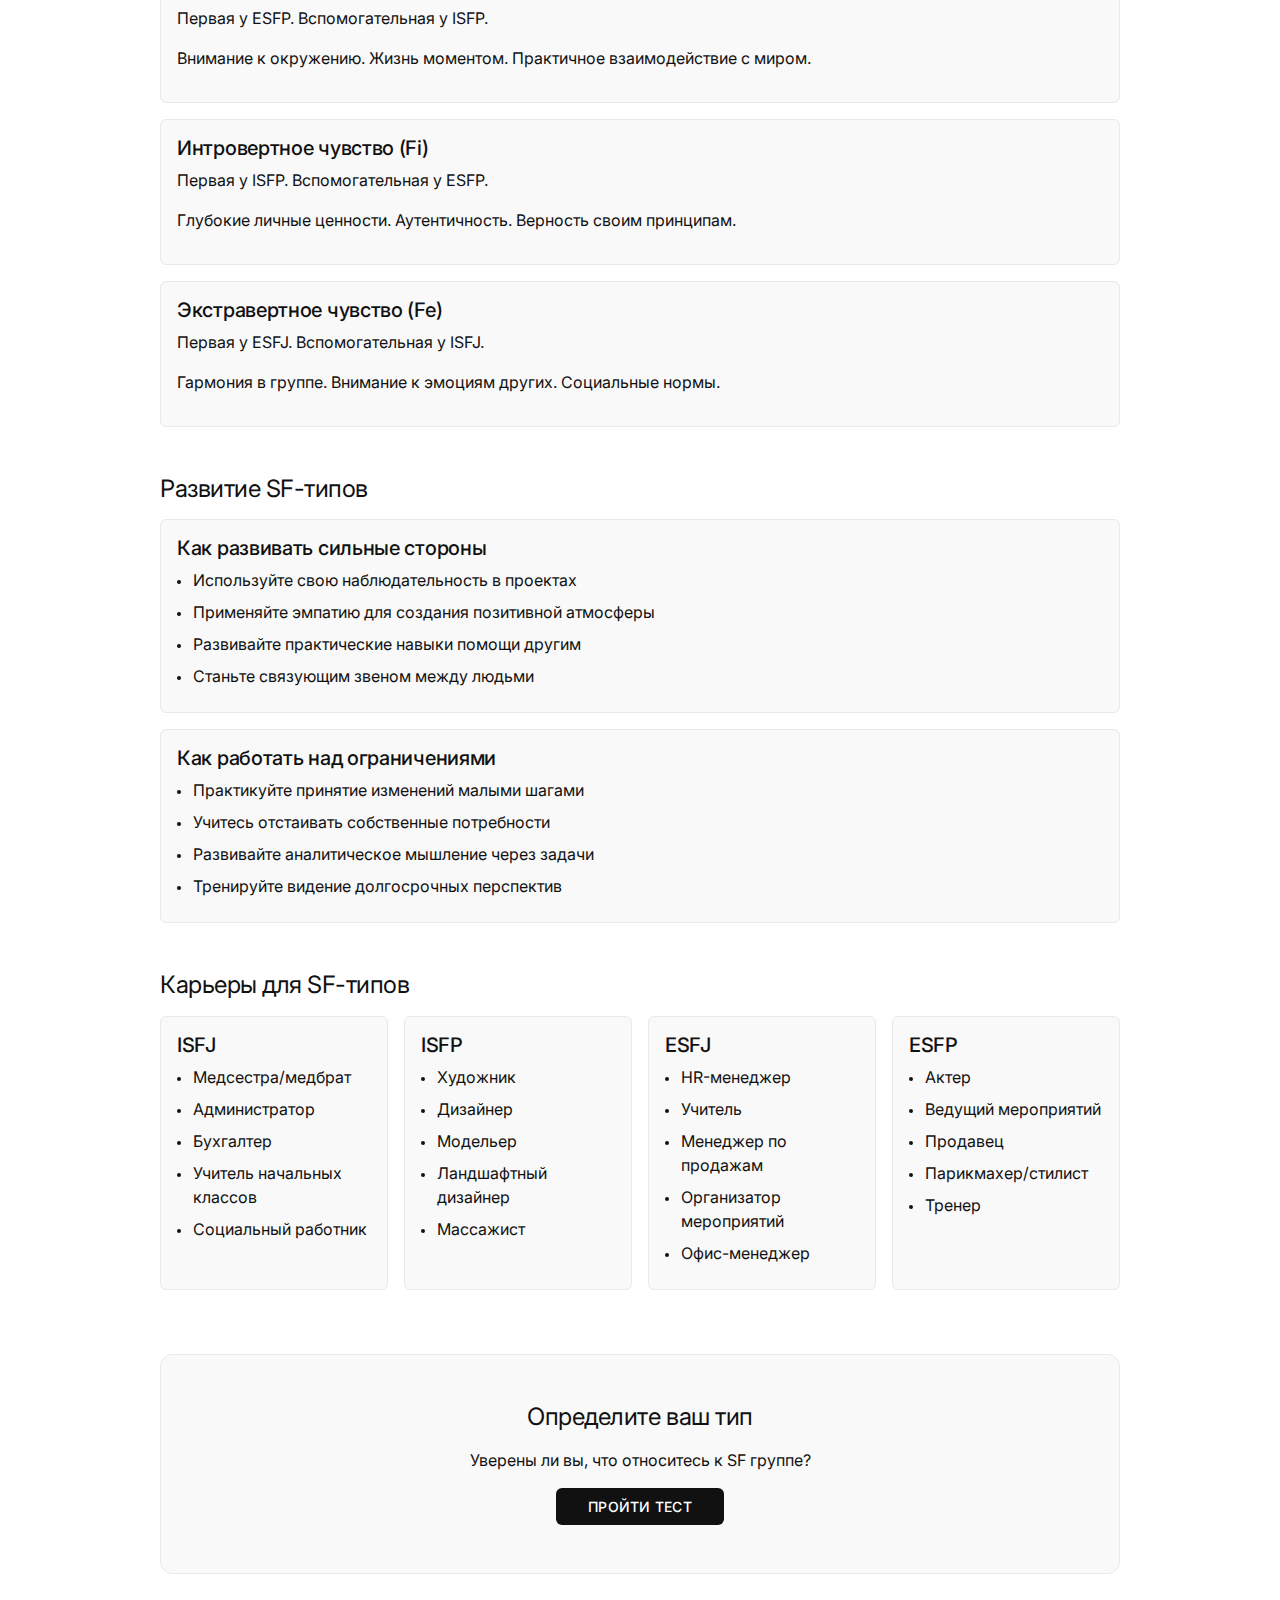
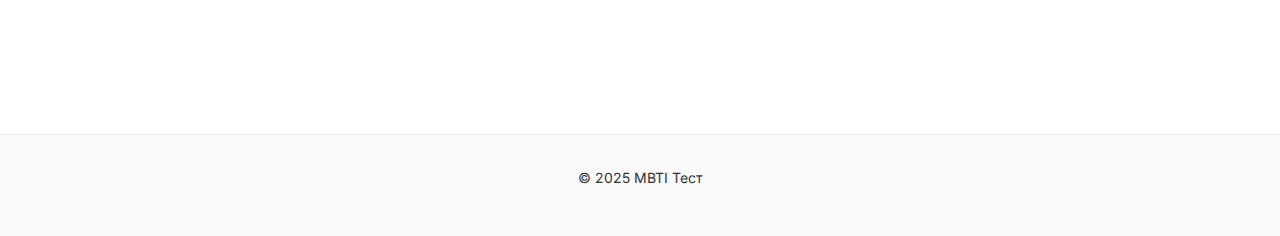
<file: xSFx.html>
<!DOCTYPE html>
<html lang="ru">
<head>
    <meta charset="UTF-8">
    <meta name="viewport" content="width=device-width, initial-scale=1.0">
    <title>SF Типы | MBTI Тест</title>
    <link rel="stylesheet" href="styles.css">
</head>
<body>
    <header>
        <h1>SF Типы</h1>
        <nav>
            <ul>
                <li><a href="index.html">Главная</a></li>
                <li><a href="test.html">Тест</a></li>
                <li><a href="xNFx.html">NF</a></li>
                <li><a href="xNTx.html">NT</a></li>
                <li><a href="xSFx.html" class="active">SF</a></li>
                <li><a href="xSTx.html">ST</a></li>
            </ul>
        </nav>
    </header>

    <main>
        <section class="group-intro">
            <h2>Хранители (SF)</h2>
            <p>Заботливы. Практичны. Ориентированы на людей.</p>
            <p>Ценят гармонию и традиции. Фокус на конкретную помощь.</p>
        </section>

        <section class="types">
            <div class="type-card">
                <h2>ISFJ</h2>
                <h3>Защитник</h3>
                
                <div class="functions">
                    <p>Si → Fe → Ti → Ne</p>
                </div>
                
                <div class="description">
                    <p>Заботливы. Преданны. Внимательны к деталям.</p>
                    <p>Помнят детали о людях. Создают комфорт и безопасность.</p>
                </div>
                
                <div class="traits">
                    <div class="strengths">
                        <h4>Сильные стороны</h4>
                        <ul>
                            <li>Надежность</li>
                            <li>Внимание к деталям</li>
                            <li>Забота о других</li>
                            <li>Практичность</li>
                        </ul>
                    </div>
                    
                    <div class="weaknesses">
                        <h4>Ограничения</h4>
                        <ul>
                            <li>Трудности с переменами</li>
                            <li>Самопожертвование</li>
                            <li>Избегание конфликтов</li>
                            <li>Перфекционизм</li>
                        </ul>
                    </div>
                </div>
            </div>

            <div class="type-card">
                <h2>ISFP</h2>
                <h3>Художник</h3>
                
                <div class="functions">
                    <p>Fi → Se → Ni → Te</p>
                </div>
                
                <div class="description">
                    <p>Чувствительны. Эстетика. Жизнь моментом.</p>
                    <p>Аутентичны. Избегают конфликтов и напряжения.</p>
                </div>
                
                <div class="traits">
                    <div class="strengths">
                        <h4>Сильные стороны</h4>
                        <ul>
                            <li>Художественное чутье</li>
                            <li>Чувство прекрасного</li>
                            <li>Аутентичность</li>
                            <li>Практичность</li>
                        </ul>
                    </div>
                    
                    <div class="weaknesses">
                        <h4>Ограничения</h4>
                        <ul>
                            <li>Избегание конфликтов</li>
                            <li>Сопротивление структуре</li>
                            <li>Трудности с критикой</li>
                            <li>Прокрастинация</li>
                        </ul>
                    </div>
                </div>
            </div>

            <div class="type-card">
                <h2>ESFJ</h2>
                <h3>Консул</h3>
                
                <div class="functions">
                    <p>Fe → Si → Ne → Ti</p>
                </div>
                
                <div class="description">
                    <p>Социальные. Заботливы. Практичны.</p>
                    <p>Создают гармонию. Внимательны к традициям и людям.</p>
                </div>
                
                <div class="traits">
                    <div class="strengths">
                        <h4>Сильные стороны</h4>
                        <ul>
                            <li>Социальные навыки</li>
                            <li>Организованность</li>
                            <li>Практичность</li>
                            <li>Надежность</li>
                        </ul>
                    </div>
                    
                    <div class="weaknesses">
                        <h4>Ограничения</h4>
                        <ul>
                            <li>Избегание конфликтов</li>
                            <li>Чувствительность к критике</li>
                            <li>Потребность в одобрении</li>
                            <li>Жесткость суждений</li>
                        </ul>
                    </div>
                </div>
            </div>

            <div class="type-card">
                <h2>ESFP</h2>
                <h3>Развлекатель</h3>
                
                <div class="functions">
                    <p>Se → Fi → Te → Ni</p>
                </div>
                
                <div class="description">
                    <p>Спонтанны. Энергичны. Живут моментом.</p>
                    <p>Создают атмосферу радости. Практичны и реалистичны.</p>
                </div>
                
                <div class="traits">
                    <div class="strengths">
                        <h4>Сильные стороны</h4>
                        <ul>
                            <li>Энтузиазм</li>
                            <li>Спонтанность</li>
                            <li>Социальные навыки</li>
                            <li>Практичность</li>
                        </ul>
                    </div>
                    
                    <div class="weaknesses">
                        <h4>Ограничения</h4>
                        <ul>
                            <li>Импульсивность</li>
                            <li>Трудности с планированием</li>
                            <li>Избегание абстракций</li>
                            <li>Чувствительность к критике</li>
                        </ul>
                    </div>
                </div>
            </div>
        </section>

        <section class="verification">
            <h2>Как понять, что вы SF тип</h2>
            <ul>
                <li>Замечаете практические детали</li>
                <li>Заботитесь о комфорте людей</li>
                <li>Цените гармонию в отношениях</li>
                <li>Принимаете решения, думая о людях</li>
                <li>Предпочитаете конкретные, осязаемые результаты</li>
                <li>Учитываете эмоциональное влияние своих действий</li>
            </ul>
        </section>

        <section class="sf-traits">
            <h2>Особенности SF-типов</h2>
            
            <div class="trait-block">
                <h3>Коммуникация</h3>
                <p>Практичны и конкретны. Внимательны к эмоциям собеседника.</p>
                <p>Предпочитают четкие инструкции с акцентом на людей.</p>
            </div>
            
            <div class="trait-block">
                <h3>Рабочая среда</h3>
                <p>Ценят стабильность. Заботятся о команде.</p>
                <p>Создают гармоничную атмосферу. Важны четкие роли.</p>
            </div>
            
            <div class="trait-block">
                <h3>Отношения</h3>
                <p>Верны и надежны. Помнят важные даты и события.</p>
                <p>Выражают привязанность через конкретные действия и заботу.</p>
            </div>
            
            <div class="trait-block">
                <h3>Стресс</h3>
                <p>Избегают конфликтов. Могут игнорировать собственные потребности.</p>
                <p>В стрессе становятся критичными или уходят в абстрактные теории.</p>
            </div>
        </section>

        <section class="cognitive-functions">
            <h2>Когнитивные функции</h2>
            
            <div class="function-block">
                <h3>Интровертная сенсорика (Si)</h3>
                <p>Первая у ISFJ. Вспомогательная у ESFJ.</p>
                <p>Запоминание деталей. Сравнение с прошлым опытом. Ценность традиций.</p>
            </div>
            
            <div class="function-block">
                <h3>Экстравертная сенсорика (Se)</h3>
                <p>Первая у ESFP. Вспомогательная у ISFP.</p>
                <p>Внимание к окружению. Жизнь моментом. Практичное взаимодействие с миром.</p>
            </div>
            
            <div class="function-block">
                <h3>Интровертное чувство (Fi)</h3>
                <p>Первая у ISFP. Вспомогательная у ESFP.</p>
                <p>Глубокие личные ценности. Аутентичность. Верность своим принципам.</p>
            </div>
            
            <div class="function-block">
                <h3>Экстравертное чувство (Fe)</h3>
                <p>Первая у ESFJ. Вспомогательная у ISFJ.</p>
                <p>Гармония в группе. Внимание к эмоциям других. Социальные нормы.</p>
            </div>
        </section>

        <section class="development">
            <h2>Развитие SF-типов</h2>
            
            <div class="development-tips">
                <h3>Как развивать сильные стороны</h3>
                <ul>
                    <li>Используйте свою наблюдательность в проектах</li>
                    <li>Применяйте эмпатию для создания позитивной атмосферы</li>
                    <li>Развивайте практические навыки помощи другим</li>
                    <li>Станьте связующим звеном между людьми</li>
                </ul>
            </div>
            
            <div class="development-tips">
                <h3>Как работать над ограничениями</h3>
                <ul>
                    <li>Практикуйте принятие изменений малыми шагами</li>
                    <li>Учитесь отстаивать собственные потребности</li>
                    <li>Развивайте аналитическое мышление через задачи</li>
                    <li>Тренируйте видение долгосрочных перспектив</li>
                </ul>
            </div>
        </section>

        <section class="careers">
            <h2>Карьеры для SF-типов</h2>
            
            <div class="career-options">
                <div class="career-group">
                    <h3>ISFJ</h3>
                    <ul>
                        <li>Медсестра/медбрат</li>
                        <li>Администратор</li>
                        <li>Бухгалтер</li>
                        <li>Учитель начальных классов</li>
                        <li>Социальный работник</li>
                    </ul>
                </div>
                
                <div class="career-group">
                    <h3>ISFP</h3>
                    <ul>
                        <li>Художник</li>
                        <li>Дизайнер</li>
                        <li>Модельер</li>
                        <li>Ландшафтный дизайнер</li>
                        <li>Массажист</li>
                    </ul>
                </div>
                
                <div class="career-group">
                    <h3>ESFJ</h3>
                    <ul>
                        <li>HR-менеджер</li>
                        <li>Учитель</li>
                        <li>Менеджер по продажам</li>
                        <li>Организатор мероприятий</li>
                        <li>Офис-менеджер</li>
                    </ul>
                </div>
                
                <div class="career-group">
                    <h3>ESFP</h3>
                    <ul>
                        <li>Актер</li>
                        <li>Ведущий мероприятий</li>
                        <li>Продавец</li>
                        <li>Парикмахер/стилист</li>
                        <li>Тренер</li>
                    </ul>
                </div>
            </div>
        </section>

        <section class="test-cta">
            <h2>Определите ваш тип</h2>
            <p>Уверены ли вы, что относитесь к SF группе?</p>
            <a href="test.html" class="btn">Пройти тест</a>
        </section>
    </main>

    <footer>
        <p>© 2025 MBTI Тест</p>
    </footer>
</body>
</html>
</file>
<file: styles.css>
/* Шрифты */
@import url('https://fonts.googleapis.com/css2?family=Inter:wght@300;400;500;600&display=swap');

/* Сброс */
*,
*::before,
*::after {
  margin: 0;
  padding: 0;
  box-sizing: border-box;
}

/* Переменные */
:root {
  /* Светлая тема (по умолчанию) */
  --primary: #111;
  --secondary: #333;
  --background: #fff;
  --surface: #f9f9f9;
  --surface-alt: #f1f1f1;
  --border: #eaeaea;
  --shadow-color: rgba(0,0,0,0.08);
  
  /* Акценты */
  --accent-nf: #7f5af0;
  --accent-nt: #2cb67d;
  --accent-sf: #ff8e3c;
  --accent-st: #008ecc;
  
  /* Типография */
  --font-base: 16px;
  --line-height: 1.5;
  
  /* Пространство */
  --space-xs: 0.5rem;
  --space-sm: 1rem;
  --space-md: 2rem;
  --space-lg: 3rem;
  --space-xl: 5rem;
  
  /* Тени */
  --shadow-sm: 0 2px 4px var(--shadow-color);
  --shadow-md: 0 4px 12px var(--shadow-color);
  
  /* Радиусы */
  --radius-sm: 3px;
  --radius-md: 6px;
  --radius-lg: 12px;
  
  /* Анимация */
  --transition: 0.2s ease;
}

/* Тёмная тема */
@media (prefers-color-scheme: dark) {
  :root {
    --primary: #ececec;
    --secondary: #a0a0a0;
    --background: #111111;
    --surface: #1a1a1a;
    --surface-alt: #222222;
    --border: #333333;
    --shadow-color: rgba(0,0,0,0.2);
    
    /* Акценты - ярче в темной теме */
    --accent-nf: #9370ff;
    --accent-nt: #3dd598;
    --accent-sf: #ff9f50;
    --accent-st: #00a2e0;
  }
}

/* База */
html {
  font-size: var(--font-base);
  scroll-behavior: smooth;
}

body {
  font-family: 'Inter', -apple-system, sans-serif;
  line-height: var(--line-height);
  color: var(--primary);
  background: var(--background);
  -webkit-font-smoothing: antialiased;
  transition: background-color 0.3s ease, color 0.3s ease;
}

/* Контейнеры */
main {
  max-width: 64rem;
  margin: 0 auto;
  padding: var(--space-md);
}

section {
  margin-bottom: var(--space-lg);
}

/* Типография */
h1, h2, h3, h4 {
  font-weight: 500;
  line-height: 1.2;
}

h1 {
  font-size: 2rem;
  margin-bottom: var(--space-md);
  letter-spacing: -0.025em;
}

h2 {
  font-size: 1.5rem;
  margin-bottom: var(--space-sm);
  font-weight: 400;
  letter-spacing: -0.02em;
}

h3 {
  font-size: 1.25rem;
  margin-bottom: var(--space-xs);
  letter-spacing: -0.015em;
}

h4 {
  font-size: 1rem;
  margin-bottom: var(--space-xs);
}

p {
  margin-bottom: var(--space-sm);
}

/* Текстовые элементы */
a {
  color: var(--primary);
  text-decoration: none;
  border-bottom: 1px solid var(--border);
  transition: var(--transition);
}

a:hover {
  color: var(--accent-nf);
  border-color: var(--accent-nf);
}

/* Списки */
ul {
  list-style-type: none;
  margin: 0;
  padding: 0;
}

ul li {
  position: relative;
  padding-left: var(--space-sm);
  margin-bottom: var(--space-xs);
}

ul li::before {
  content: "";
  position: absolute;
  left: 0;
  top: 0.75em;
  width: 4px;
  height: 4px;
  background: var(--primary);
  border-radius: 50%;
}

/* Шапка */
header {
  padding: var(--space-md);
  text-align: center;
  background: var(--surface);
  margin-bottom: var(--space-md);
  border-bottom: 1px solid var(--border);
}

header h1 {
  font-weight: 300;
  font-size: 2.5rem;
  letter-spacing: -0.03em;
  margin-bottom: var(--space-sm);
}

/* Навигация */
nav {
  display: flex;
  justify-content: center;
  margin-top: var(--space-sm);
}

nav ul {
  display: flex;
  flex-wrap: wrap;
  justify-content: center;
  gap: var(--space-sm);
}

nav li {
  padding: 0;
  margin: 0;
}

nav li::before {
  display: none;
}

nav a {
  padding: var(--space-xs) var(--space-sm);
  border: none;
  border-radius: var(--radius-md);
  transition: var(--transition);
}

nav a.active {
  background: var(--primary);
  color: var(--background);
}

nav a:hover:not(.active) {
  background: var(--surface-alt);
}

/* Кнопки */
.btn {
  display: inline-block;
  padding: var(--space-xs) var(--space-md);
  background: var(--primary);
  color: var(--background);
  border: none;
  border-radius: var(--radius-md);
  font-size: 0.875rem;
  font-weight: 500;
  letter-spacing: 0.02em;
  text-transform: uppercase;
  cursor: pointer;
  transition: var(--transition);
}

.btn:hover {
  background: var(--secondary);
  color: var(--background);
  border: none;
  transform: translateY(-1px);
  box-shadow: var(--shadow-sm);
}

.btn-secondary {
  background: transparent;
  color: var(--primary);
  border: 1px solid var(--border);
}

.btn-secondary:hover {
  background: var(--surface);
  color: var(--primary);
  border-color: var(--secondary);
}

/* Блоки */
.block {
  background: var(--surface);
  border-radius: var(--radius-md);
  padding: var(--space-md);
  margin-bottom: var(--space-md);
  border: 1px solid var(--border);
  transition: var(--transition);
}

.block:hover {
  box-shadow: var(--shadow-sm);
  transform: translateY(-2px);
}

.block-sm {
  padding: var(--space-sm);
}

.block-lg {
  padding: var(--space-lg);
}

.block-accent {
  border-left: 3px solid var(--primary);
}

/* Группы блоков */
.nf .block-accent, 
.xNFx .block-accent {
  border-left-color: var(--accent-nf);
}

.nt .block-accent,
.xNTx .block-accent {
  border-left-color: var(--accent-nt);
}

.sf .block-accent,
.xSFx .block-accent {
  border-left-color: var(--accent-sf);
}

.st .block-accent,
.xSTx .block-accent {
  border-left-color: var(--accent-st);
}

/* Карточки */
.type-card {
  padding: var(--space-md);
  background: var(--surface);
  border-radius: var(--radius-md);
  border: 1px solid var(--border);
  border-left: 3px solid var(--primary);
  transition: var(--transition);
}

.type-card:hover {
  box-shadow: var(--shadow-md);
  transform: translateY(-2px);
}

.xNFx .type-card, .type-card.nf {
  border-left-color: var(--accent-nf);
}

.xNTx .type-card, .type-card.nt {
  border-left-color: var(--accent-nt);
}

.xSFx .type-card, .type-card.sf {
  border-left-color: var(--accent-sf);
}

.xSTx .type-card, .type-card.st {
  border-left-color: var(--accent-st);
}

/* Сетки */
.types {
  display: grid;
  grid-template-columns: repeat(auto-fill, minmax(280px, 1fr));
  gap: var(--space-md);
}

.traits {
  display: grid;
  grid-template-columns: repeat(auto-fit, minmax(220px, 1fr));
  gap: var(--space-md);
  margin-top: var(--space-sm);
}

.dichotomies {
  display: grid;
  grid-template-columns: repeat(auto-fit, minmax(200px, 1fr));
  gap: var(--space-sm);
}

.career-options {
  display: grid;
  grid-template-columns: repeat(auto-fit, minmax(180px, 1fr));
  gap: var(--space-sm);
}

/* Тест */
.question {
  margin-bottom: var(--space-md);
  padding: var(--space-md);
  background: var(--surface);
  border-radius: var(--radius-md);
  border: 1px solid var(--border);
}

.options {
  margin-top: var(--space-sm);
}

.options label {
  display: block;
  margin-bottom: var(--space-xs);
  padding: var(--space-sm);
  border-radius: var(--radius-md);
  border: 1px solid var(--border);
  background: var(--background);
  cursor: pointer;
  transition: var(--transition);
}

.options label:hover {
  background: var(--surface-alt);
  border-color: var(--secondary);
}

input[type="radio"] {
  margin-right: var(--space-xs);
}

/* Прогресс теста */
.test-progress {
  margin-bottom: var(--space-md);
}

.progress-bar {
  height: 8px;
  background: var(--surface-alt);
  border-radius: var(--radius-lg);
  overflow: hidden;
  margin-bottom: var(--space-xs);
}

.progress-fill {
  height: 100%;
  background: var(--accent-nf);
  width: 0;
  transition: width 0.3s ease;
}

.progress-text {
  font-size: 0.875rem;
  color: var(--secondary);
  text-align: right;
}

.test-navigation {
  display: flex;
  justify-content: space-between;
  margin-top: var(--space-md);
}

/* Выбор режима теста */
.test-modes {
  display: flex;
  flex-wrap: wrap;
  gap: var(--space-sm);
  justify-content: center;
}

.test-modes .btn {
  margin: 0;
}

/* Шкалы результатов */
.dimension-scores {
  display: grid;
  gap: var(--space-md);
}

.dimension-score {
  margin-bottom: var(--space-sm);
}

.dimension-label {
  margin-bottom: var(--space-xs);
  font-size: 0.875rem;
}

.score-bar {
  height: 8px;
  background: var(--surface-alt);
  border-radius: var(--radius-lg);
  overflow: hidden;
  margin-bottom: var(--space-xs);
}

.score-fill {
  height: 100%;
  background: var(--accent-nf);
  width: 0;
  transition: width 0.3s ease;
}

.score-labels {
  display: flex;
  justify-content: space-between;
  font-size: 0.75rem;
  color: var(--secondary);
}

/* Результаты */
#result {
  padding: var(--space-md);
  background: var(--surface);
  border-radius: var(--radius-md);
  border: 1px solid var(--border);
  border-left: 3px solid var(--primary);
}

.hidden {
  display: none;
}

/* Функции */
.functions {
  font-family: monospace;
  font-size: 0.875rem;
  padding: var(--space-xs) var(--space-sm);
  background: var(--surface-alt);
  border-radius: var(--radius-sm);
  display: inline-block;
  margin: var(--space-xs) 0;
}

/* Функциональные элементы */
.function-block,
.trait-block, 
.development-tips, 
.career-group,
.verification,
.dichotomy {
  padding: var(--space-sm);
  background: var(--surface);
  border-radius: var(--radius-md);
  margin-bottom: var(--space-sm);
  border: 1px solid var(--border);
  transition: var(--transition);
}

.function-block:hover,
.trait-block:hover, 
.development-tips:hover, 
.career-group:hover {
  box-shadow: var(--shadow-sm);
}

/* Группы */
.group-intro {
  text-align: center;
  margin-bottom: var(--space-lg);
}

/* CTA */
.cta, .test-cta {
  text-align: center;
  padding: var(--space-lg);
  background: var(--surface);
  border-radius: var(--radius-lg);
  margin: var(--space-lg) 0;
  border: 1px solid var(--border);
}

.test-intro {
  text-align: center;
  margin-bottom: var(--space-lg);
}

/* Подвал */
footer {
  text-align: center;
  padding: var(--space-md);
  background: var(--surface);
  color: var(--secondary);
  font-size: 0.875rem;
  border-top: 1px solid var(--border);
  margin-top: var(--space-xl);
}

/* Переключатель темы */
.theme-toggle {
  position: fixed;
  bottom: var(--space-md);
  right: var(--space-md);
  width: 48px;
  height: 48px;
  border-radius: 50%;
  background: var(--surface);
  border: 1px solid var(--border);
  display: flex;
  align-items: center;
  justify-content: center;
  cursor: pointer;
  box-shadow: var(--shadow-md);
  z-index: 100;
  transition: var(--transition);
}

.theme-toggle:hover {
  transform: scale(1.05);
}

.theme-toggle svg {
  width: 24px;
  height: 24px;
  stroke: var(--primary);
}

/* Утилиты */
.text-center {
  text-align: center;
}

.mt-0 { margin-top: 0; }
.mb-0 { margin-bottom: 0; }
.mt-sm { margin-top: var(--space-sm); }
.mb-sm { margin-bottom: var(--space-sm); }
.mt-md { margin-top: var(--space-md); }
.mb-md { margin-bottom: var(--space-md); }

/* Медиа запросы */
@media (max-width: 768px) {
  :root {
    --font-base: 15px;
  }
  
  main {
    padding: var(--space-sm);
  }
  
  .types, .traits {
    grid-template-columns: 1fr;
  }
  
  .theme-toggle {
    bottom: var(--space-sm);
    right: var(--space-sm);
    width: 40px;
    height: 40px;
  }
}

@media (max-width: 480px) {
  nav ul {
    flex-direction: column;
    align-items: center;
  }
  
  nav li {
    margin-bottom: var(--space-xs);
  }
  
  .btn {
    display: block;
    width: 100%;
    text-align: center;
  }
}

/* JavaScript-переключение темной темы */
body.dark-theme {
  --primary: #ececec;
  --secondary: #a0a0a0;
  --background: #111111;
  --surface: #1a1a1a;
  --surface-alt: #222222;
  --border: #333333;
  --shadow-color: rgba(0,0,0,0.2);
  
  --accent-nf: #9370ff;
  --accent-nt: #3dd598;
  --accent-sf: #ff9f50;
  --accent-st: #00a2e0;
}
</file>
